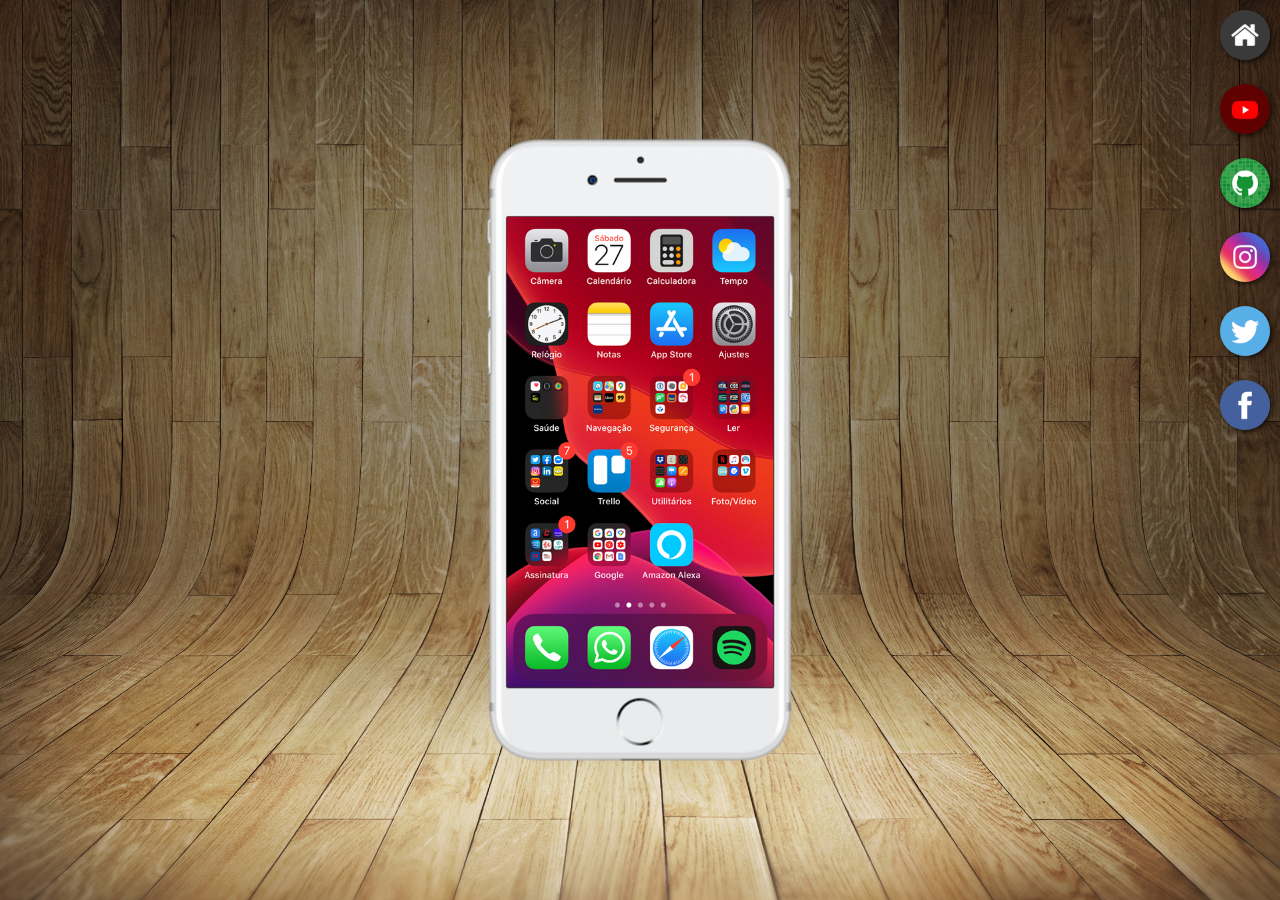
<file: index.html>
<!DOCTYPE html>
<html lang="pt-br">
<head>
    <meta charset="UTF-8">
    <meta name="viewport" content="width=device-width, initial-scale=1.0">
    <title>Projeto social</title>
    <link rel="shortcut icon" href="favicon.ico" type="image/x-icon">
    <link rel="stylesheet" href="Estilo/style.css">
</head>
<body>
    <main>
        <section id="telefone">
            <iframe src="home.html" name="tela" id="tela" frameborder="0"></iframe>
           
        </section>
        <section id="redes-sociais">
            <a href="home.html" target="tela"><img src="imagens/logo-home.jpg" alt=""></a><br>
            <a href="Youtube.html" target="tela"><img src="imagens/logo-youtube.jpg" alt=""></a><br>
            <a href="github.html" target="tela"><img src="imagens/logo-github.jpg" alt=""></a><br>
            <a href="instragram.html" target="tela"><img src="imagens/logo-instagram.jpg" alt=""></a><br>
            <a href="twitter.html" target="tela"><img src="imagens/logo-twitter.jpg" alt=""></a><br>
            <a href="facebook.html" target="tela"><img src="imagens/logo-facebook.jpg" alt=""></a>

        </section>
    </main>
    
</body>
</html>
</file>
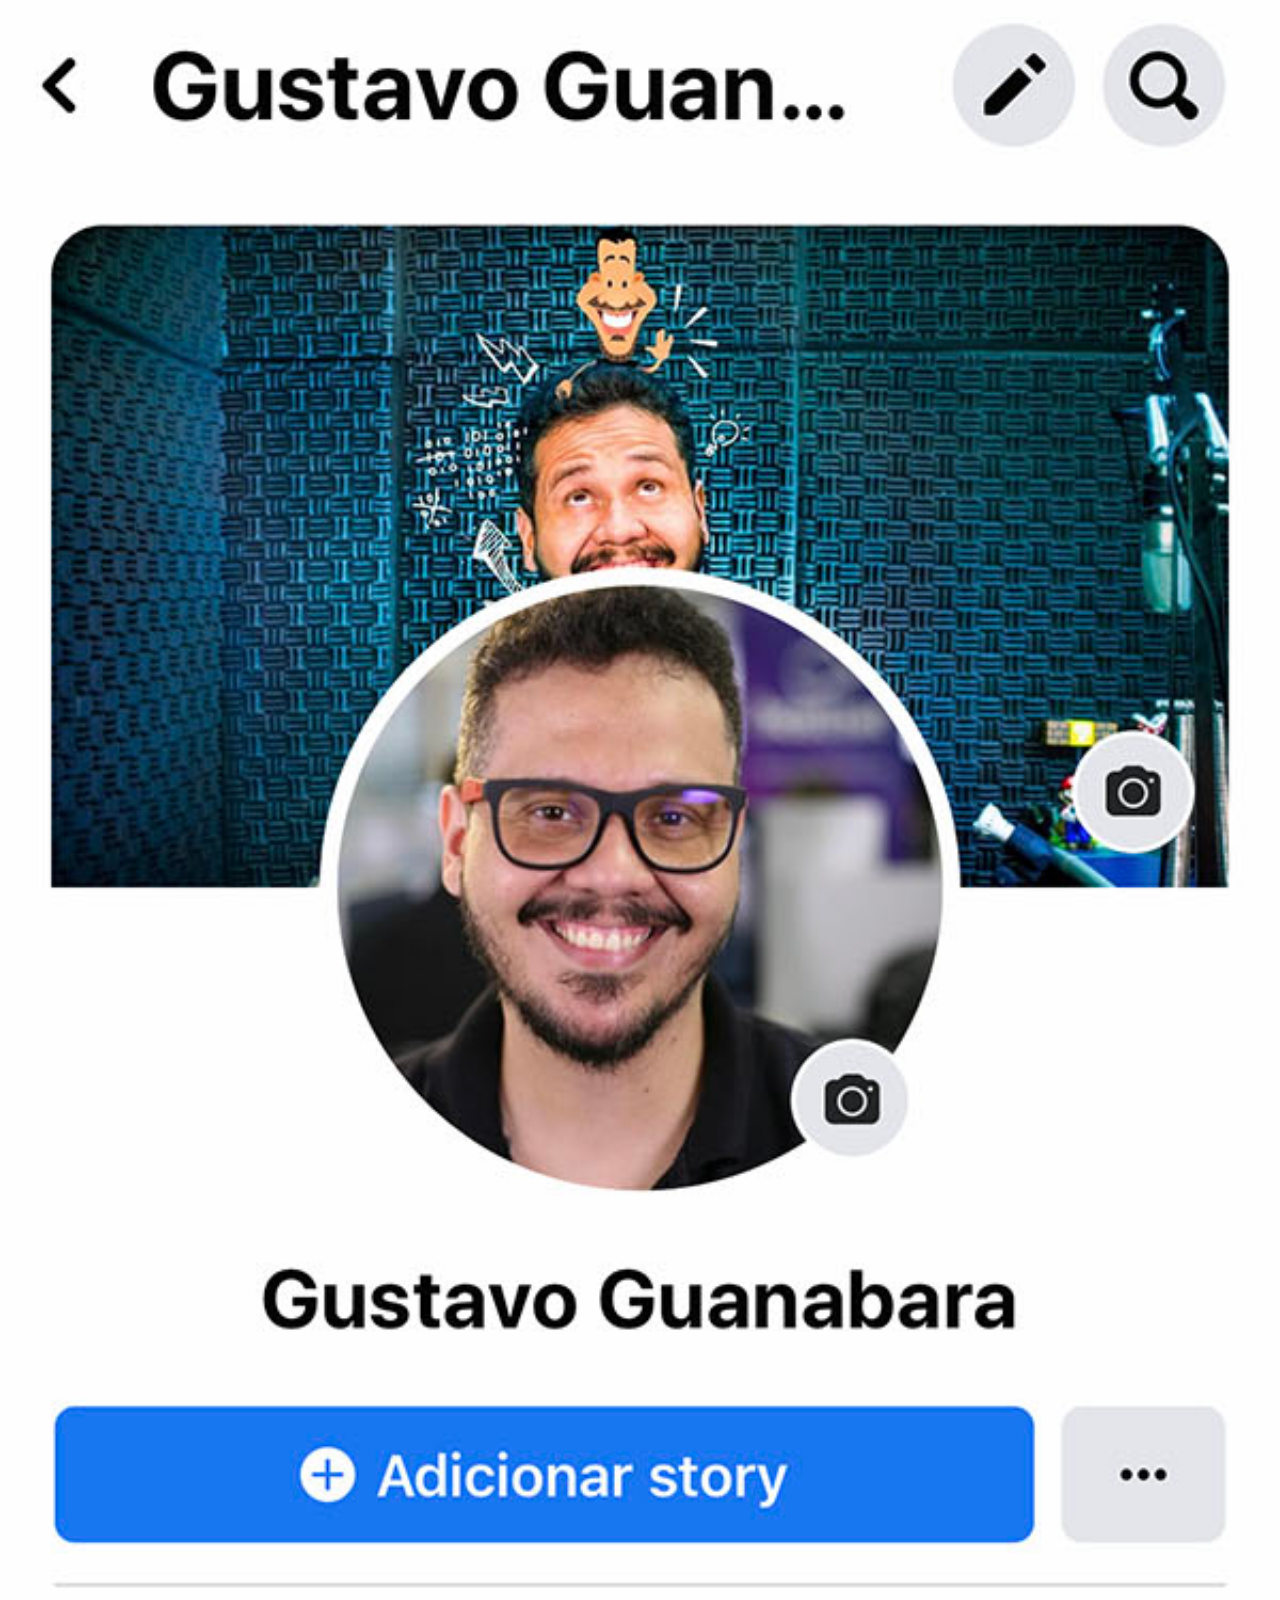
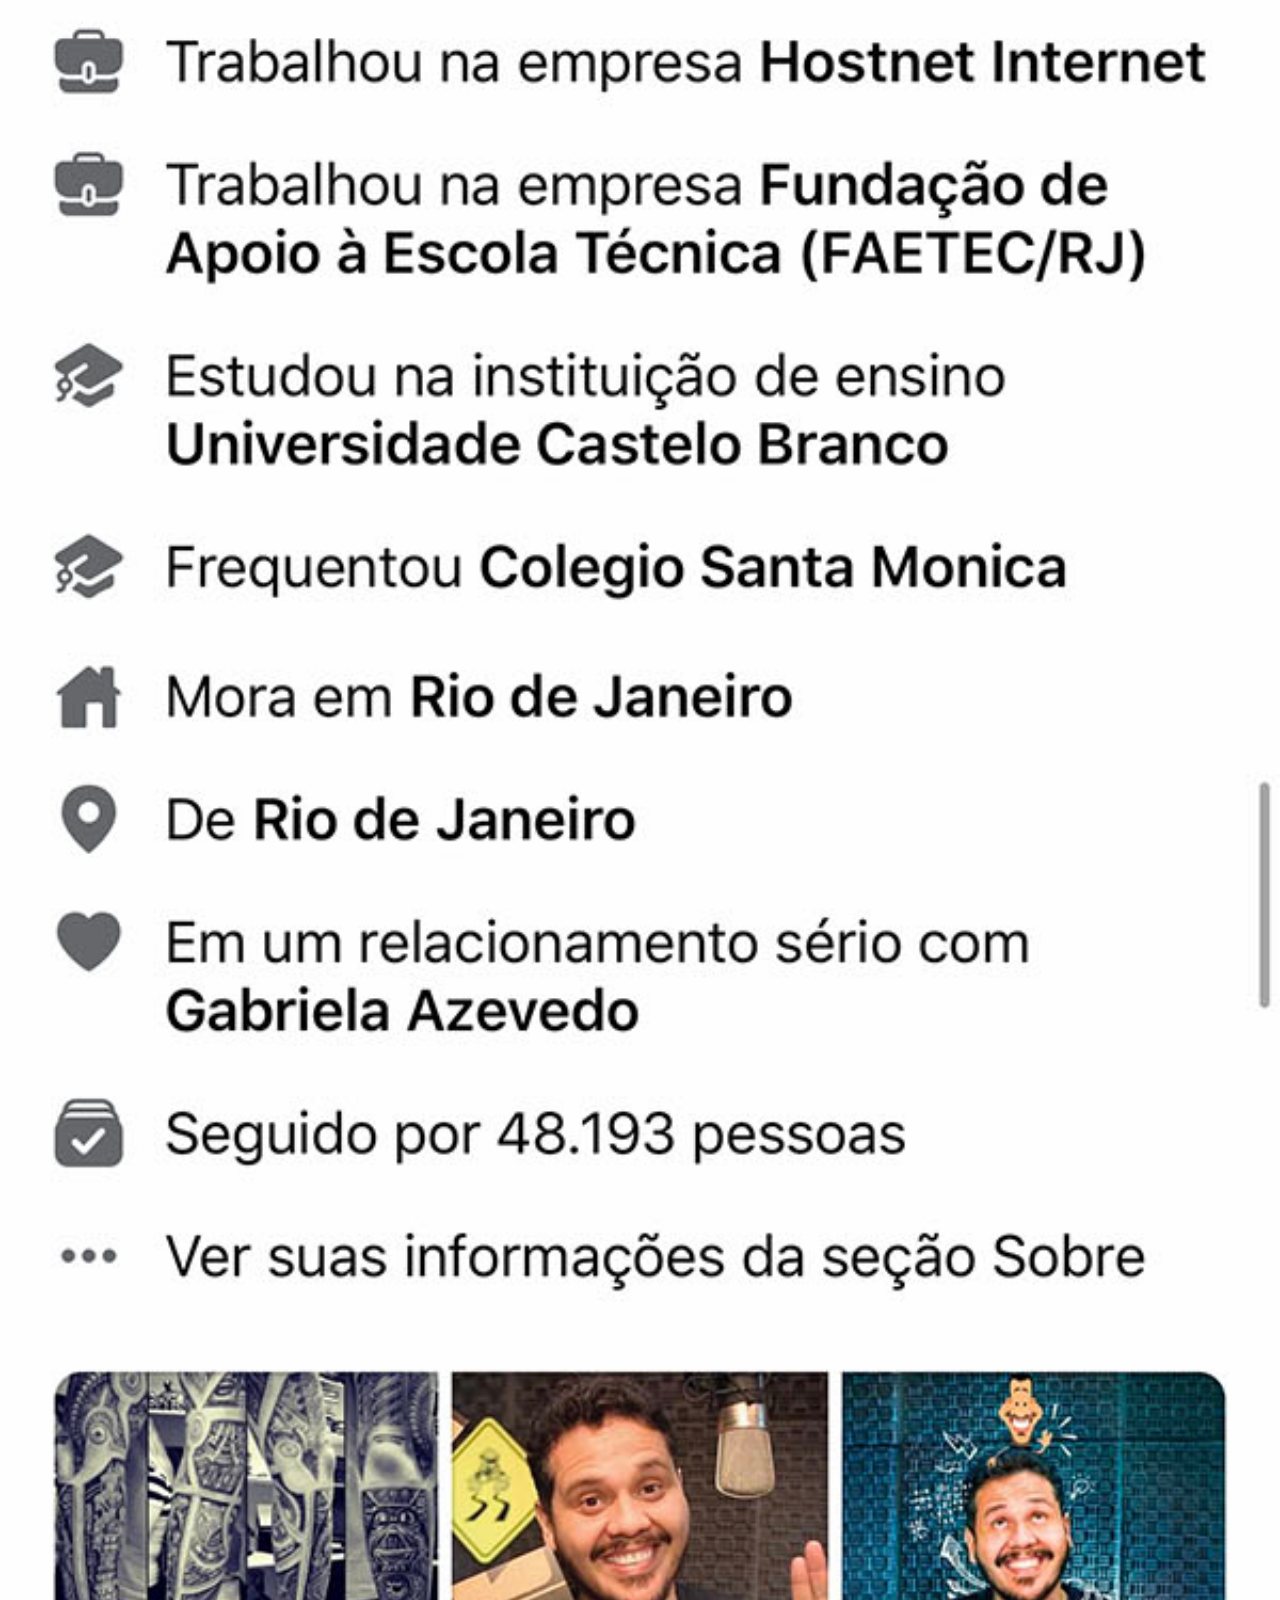
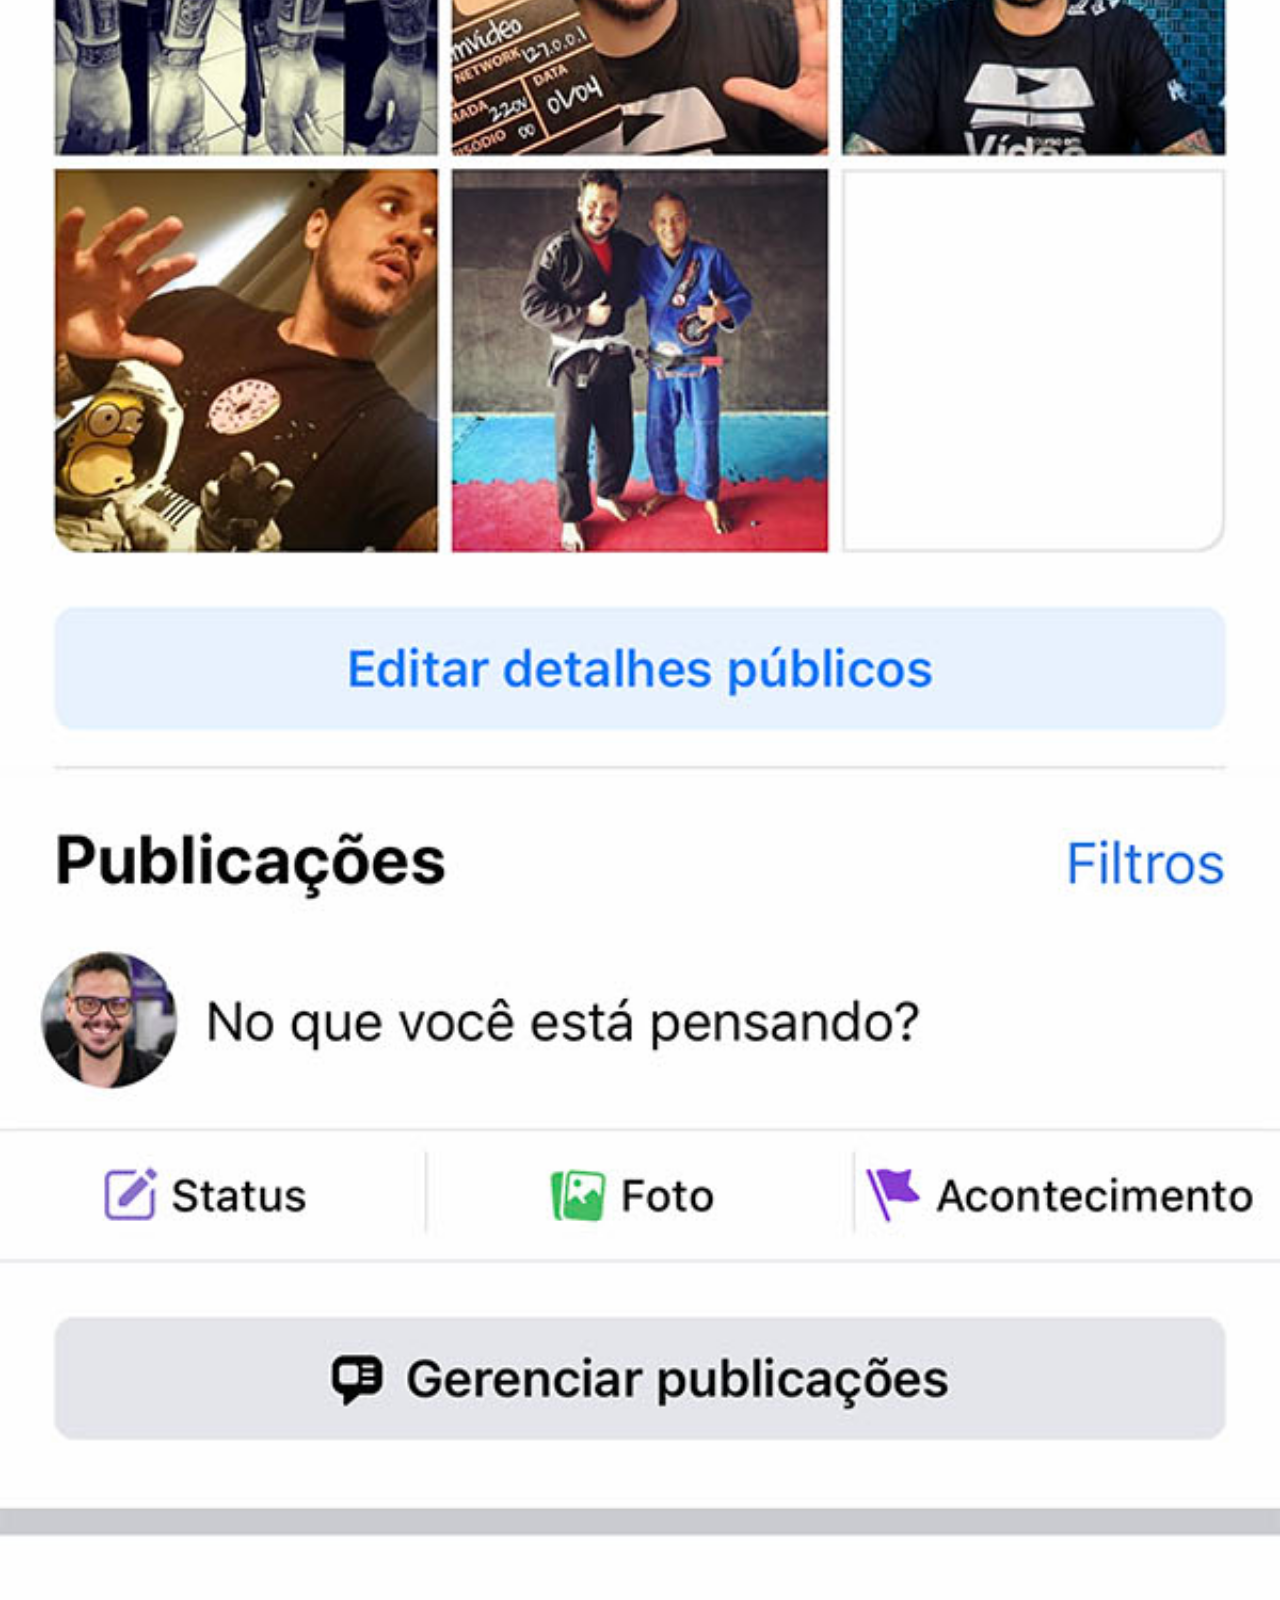
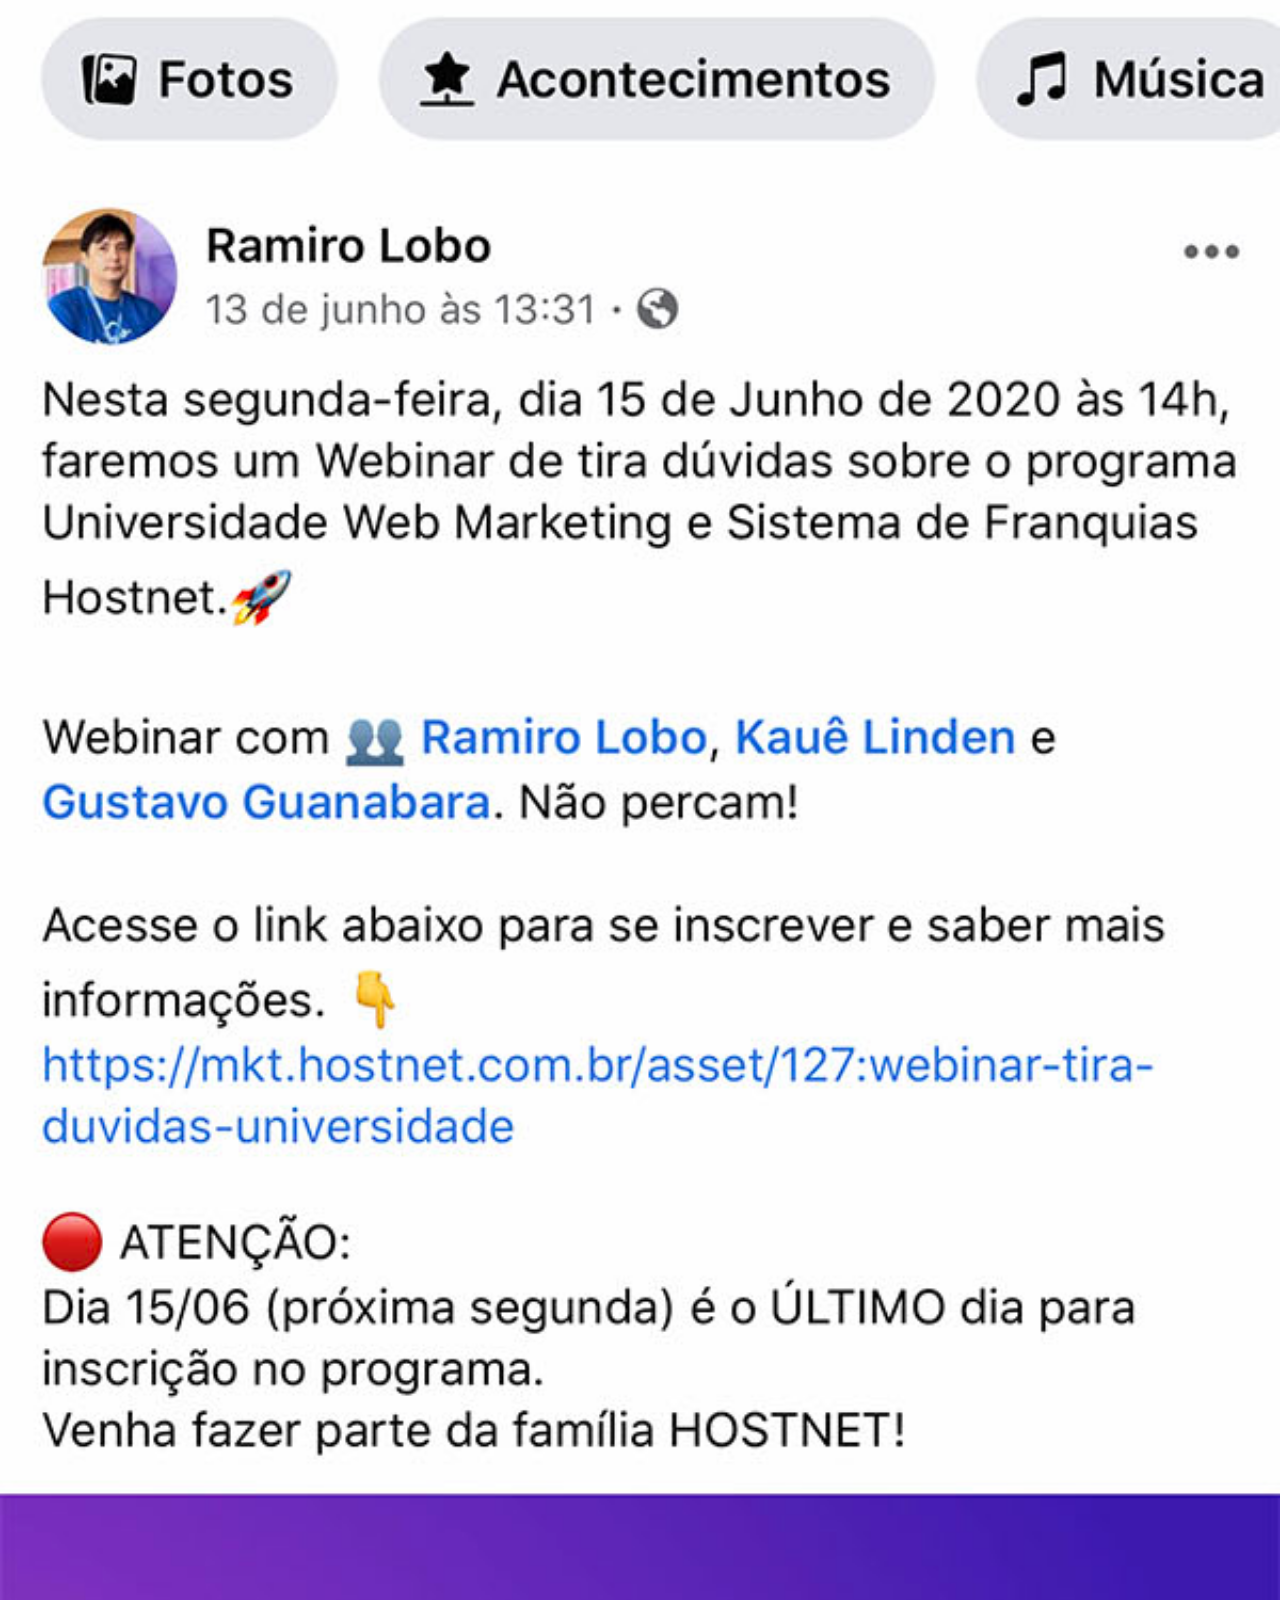
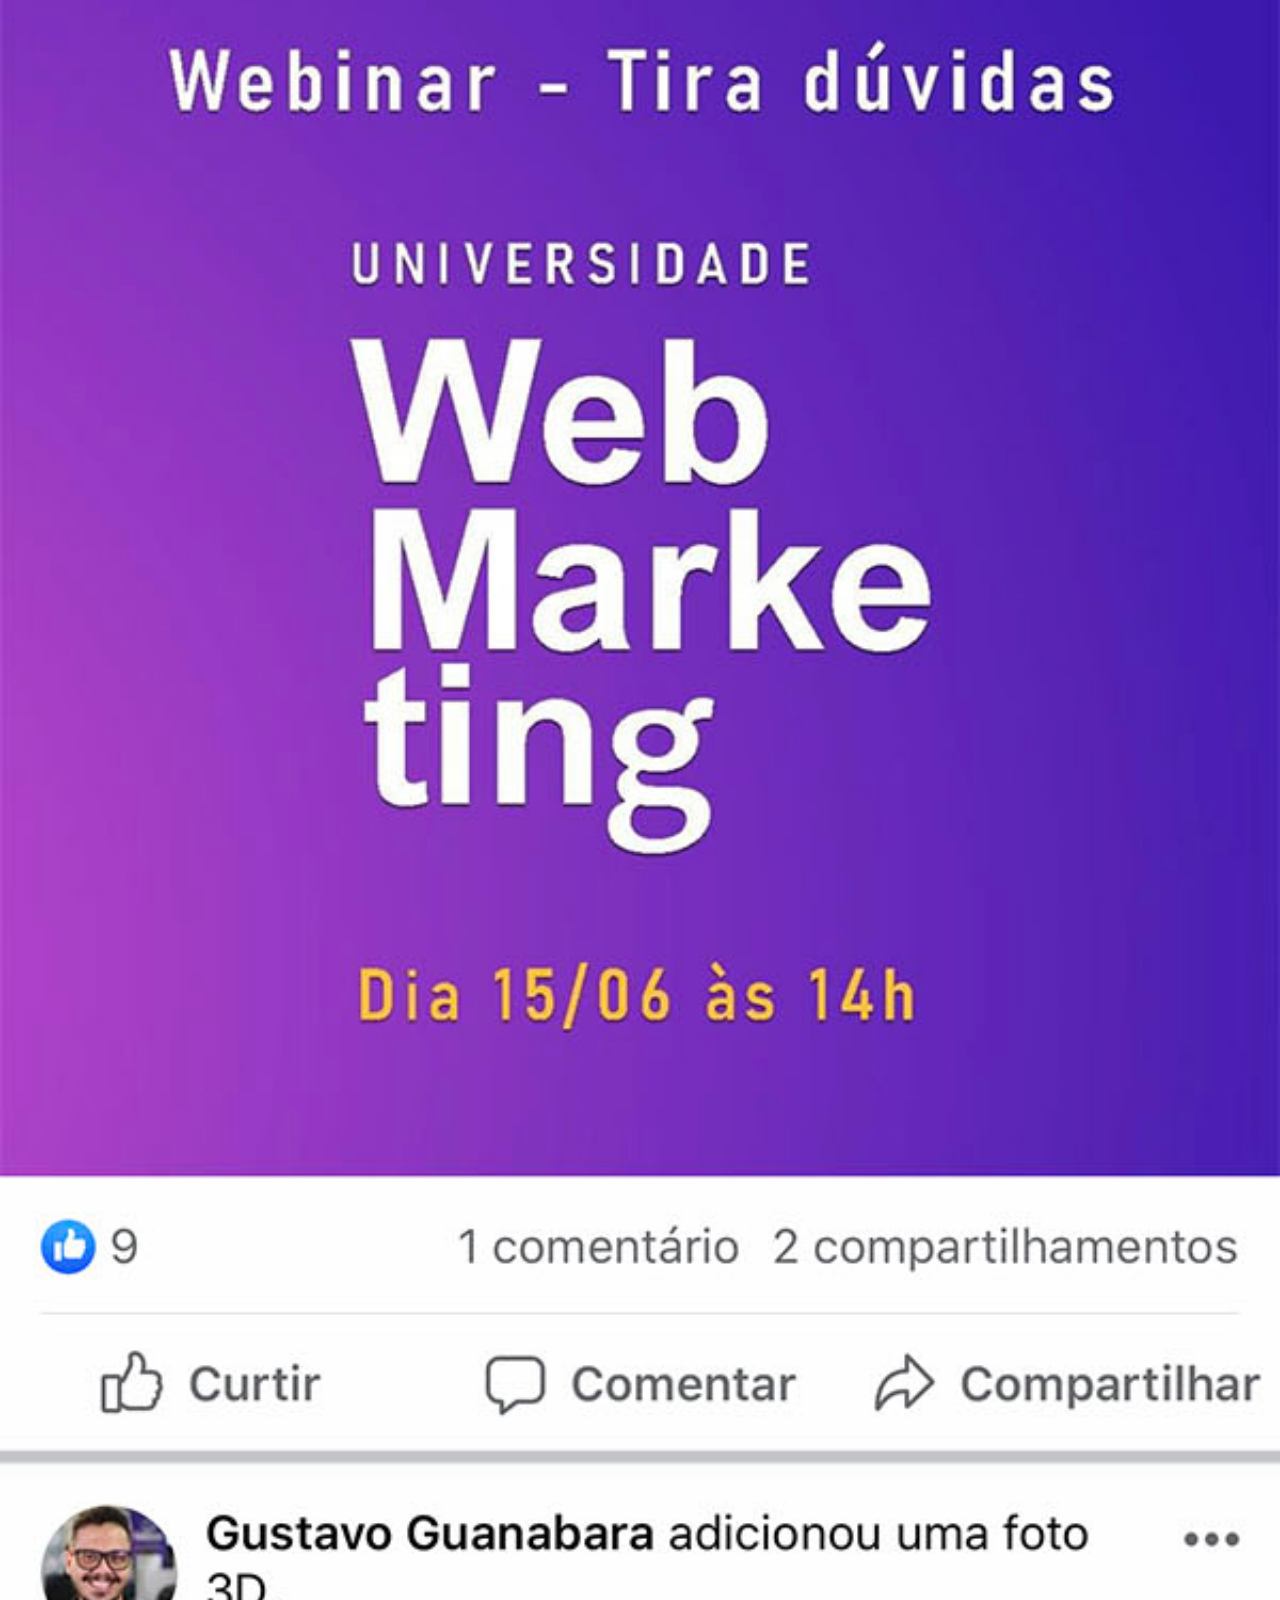
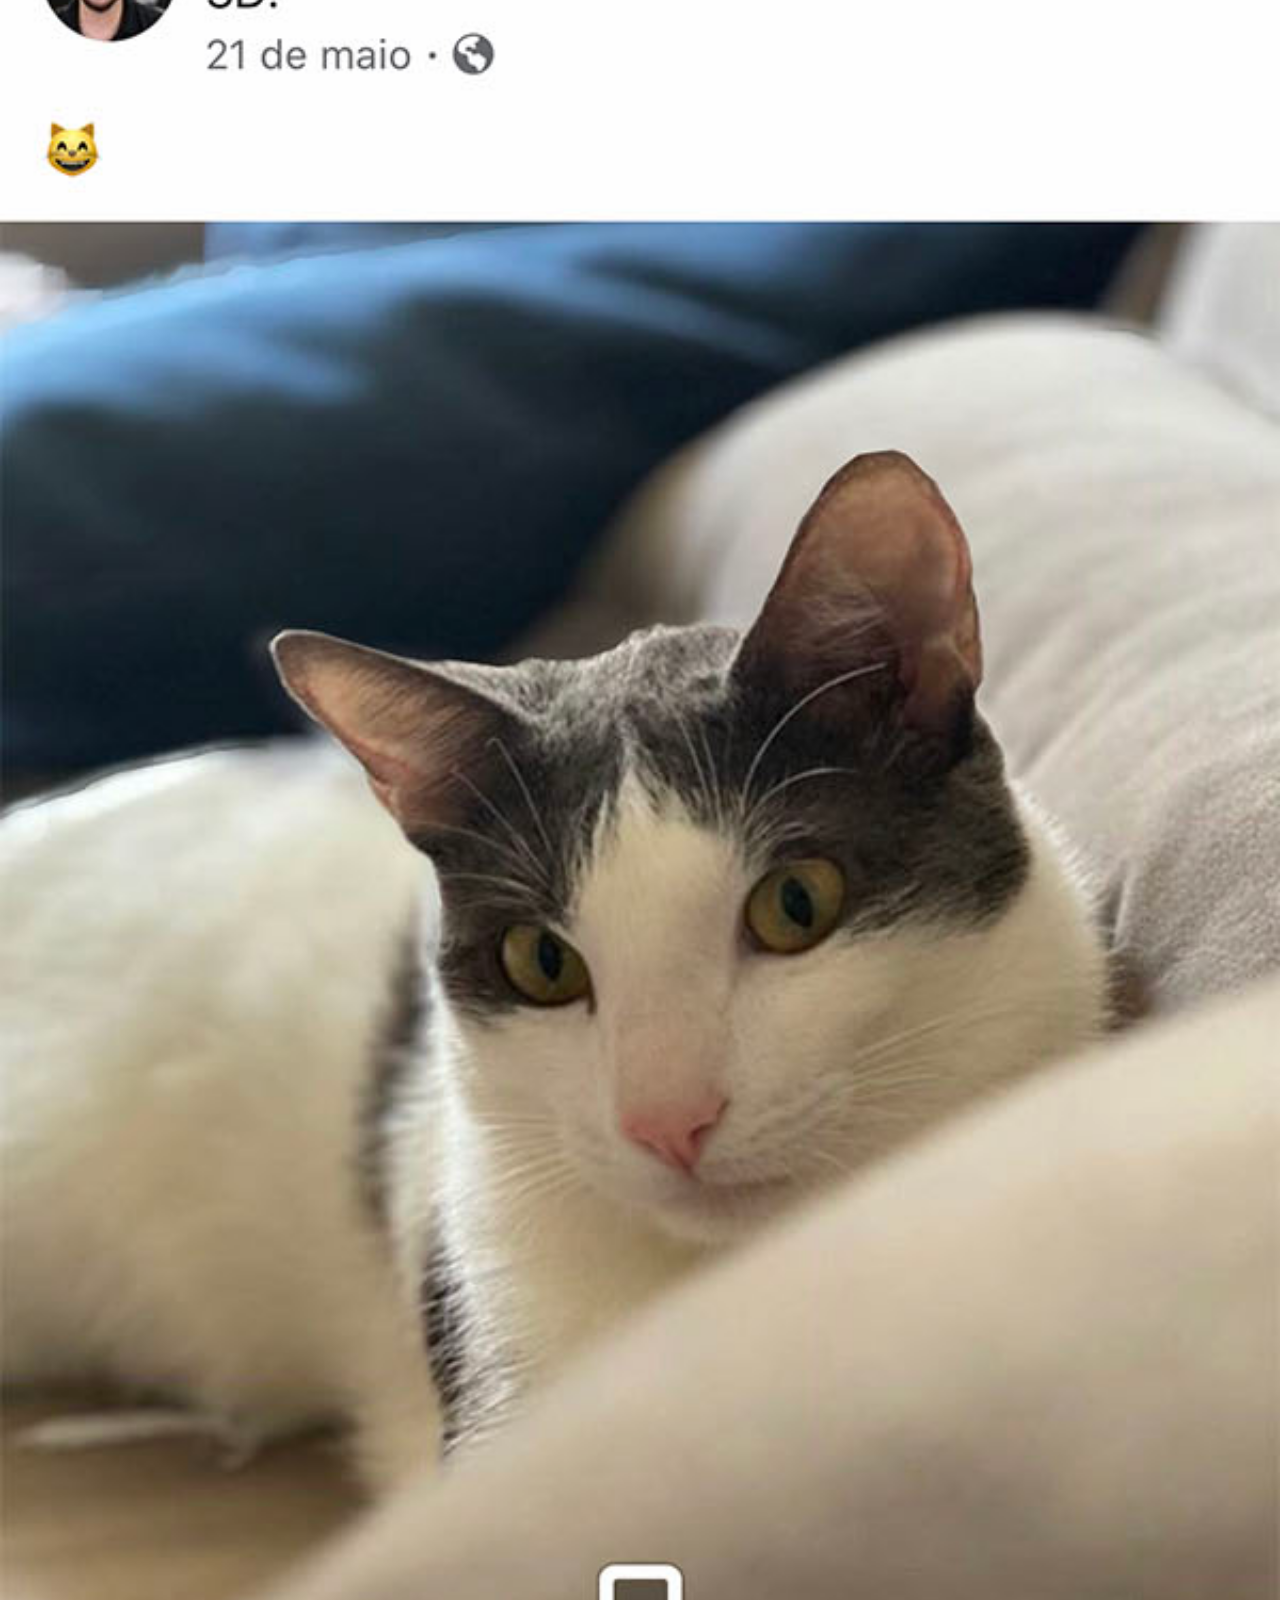
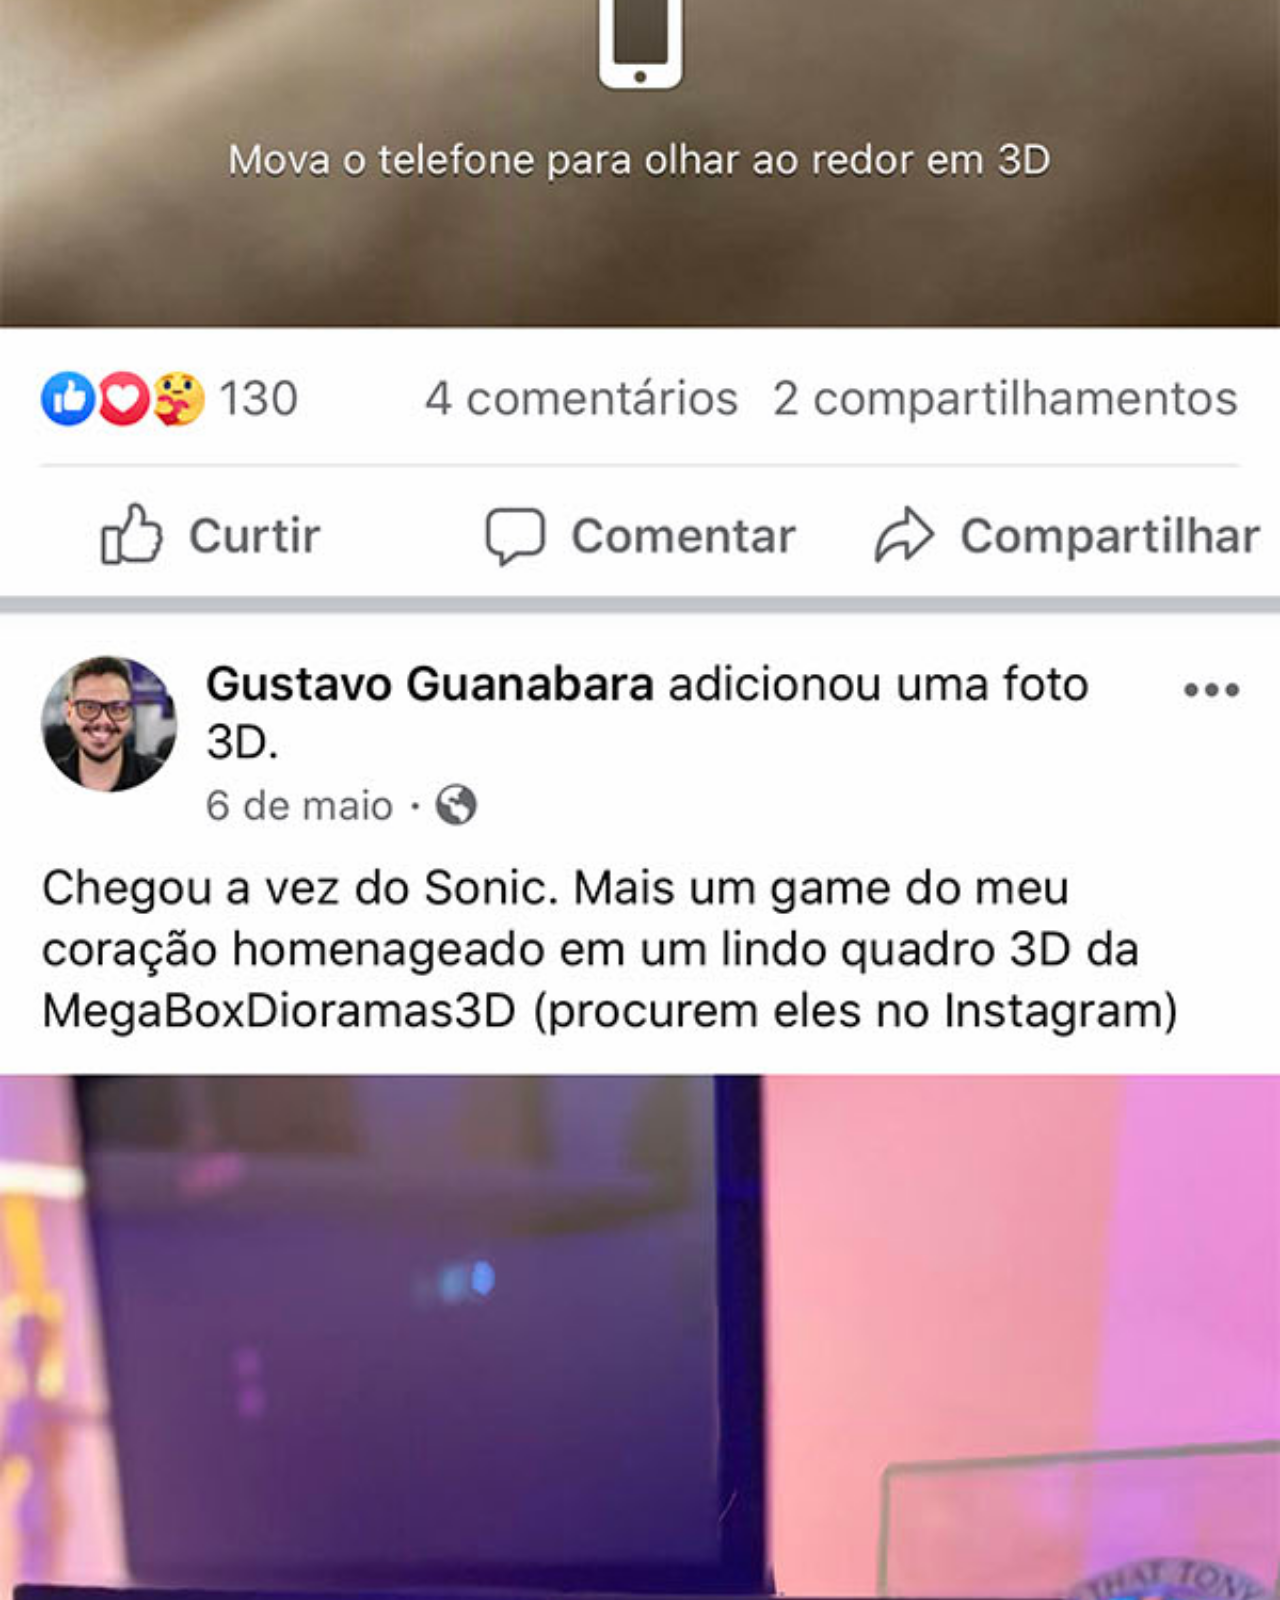
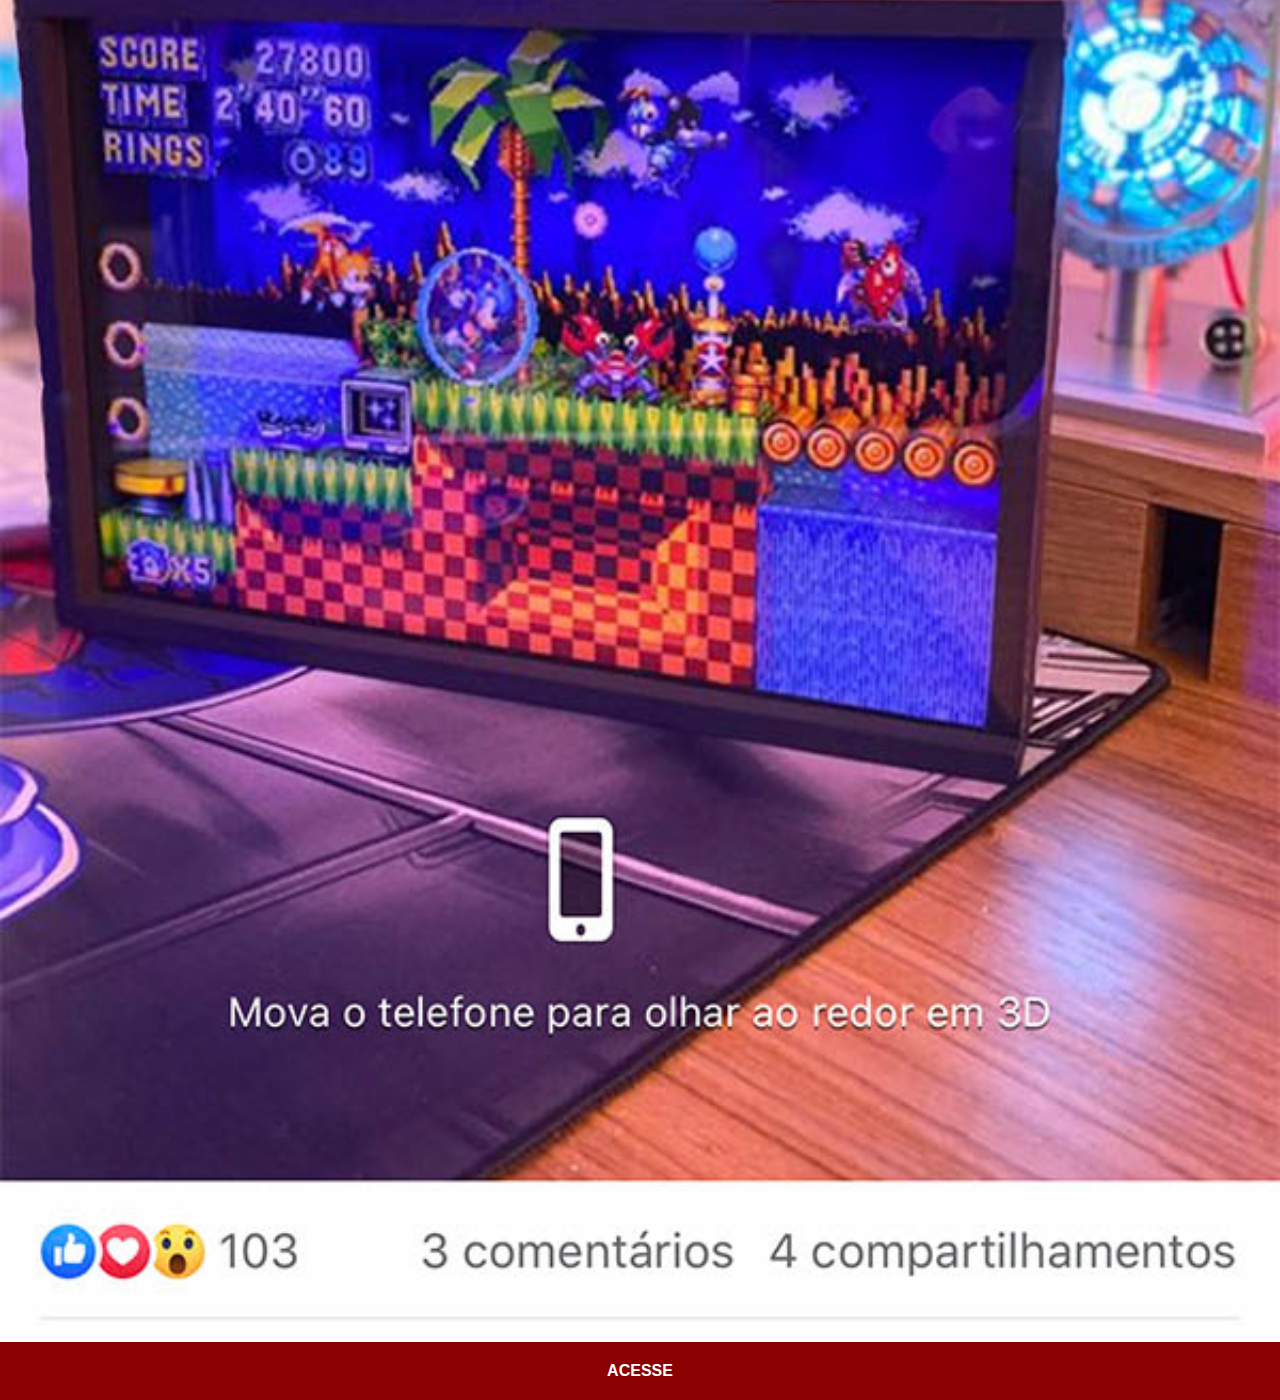
<file: facebook.html>
<!DOCTYPE html>
<html lang="en">
<head>
    <meta charset="UTF-8">
    <meta name="viewport" content="width=device-width, initial-scale=1.0">
    <title>Document</title>
    <link rel="stylesheet" href="Estilo/social.css">
</head>
<body>
    <img src="imagens/tela-facebook.jpg" alt="facebook">
    <a href="https://www.facebook.com/gustavoguanabara/" target="_blank">ACESSE</a>
    
</body>
</html>
</file>
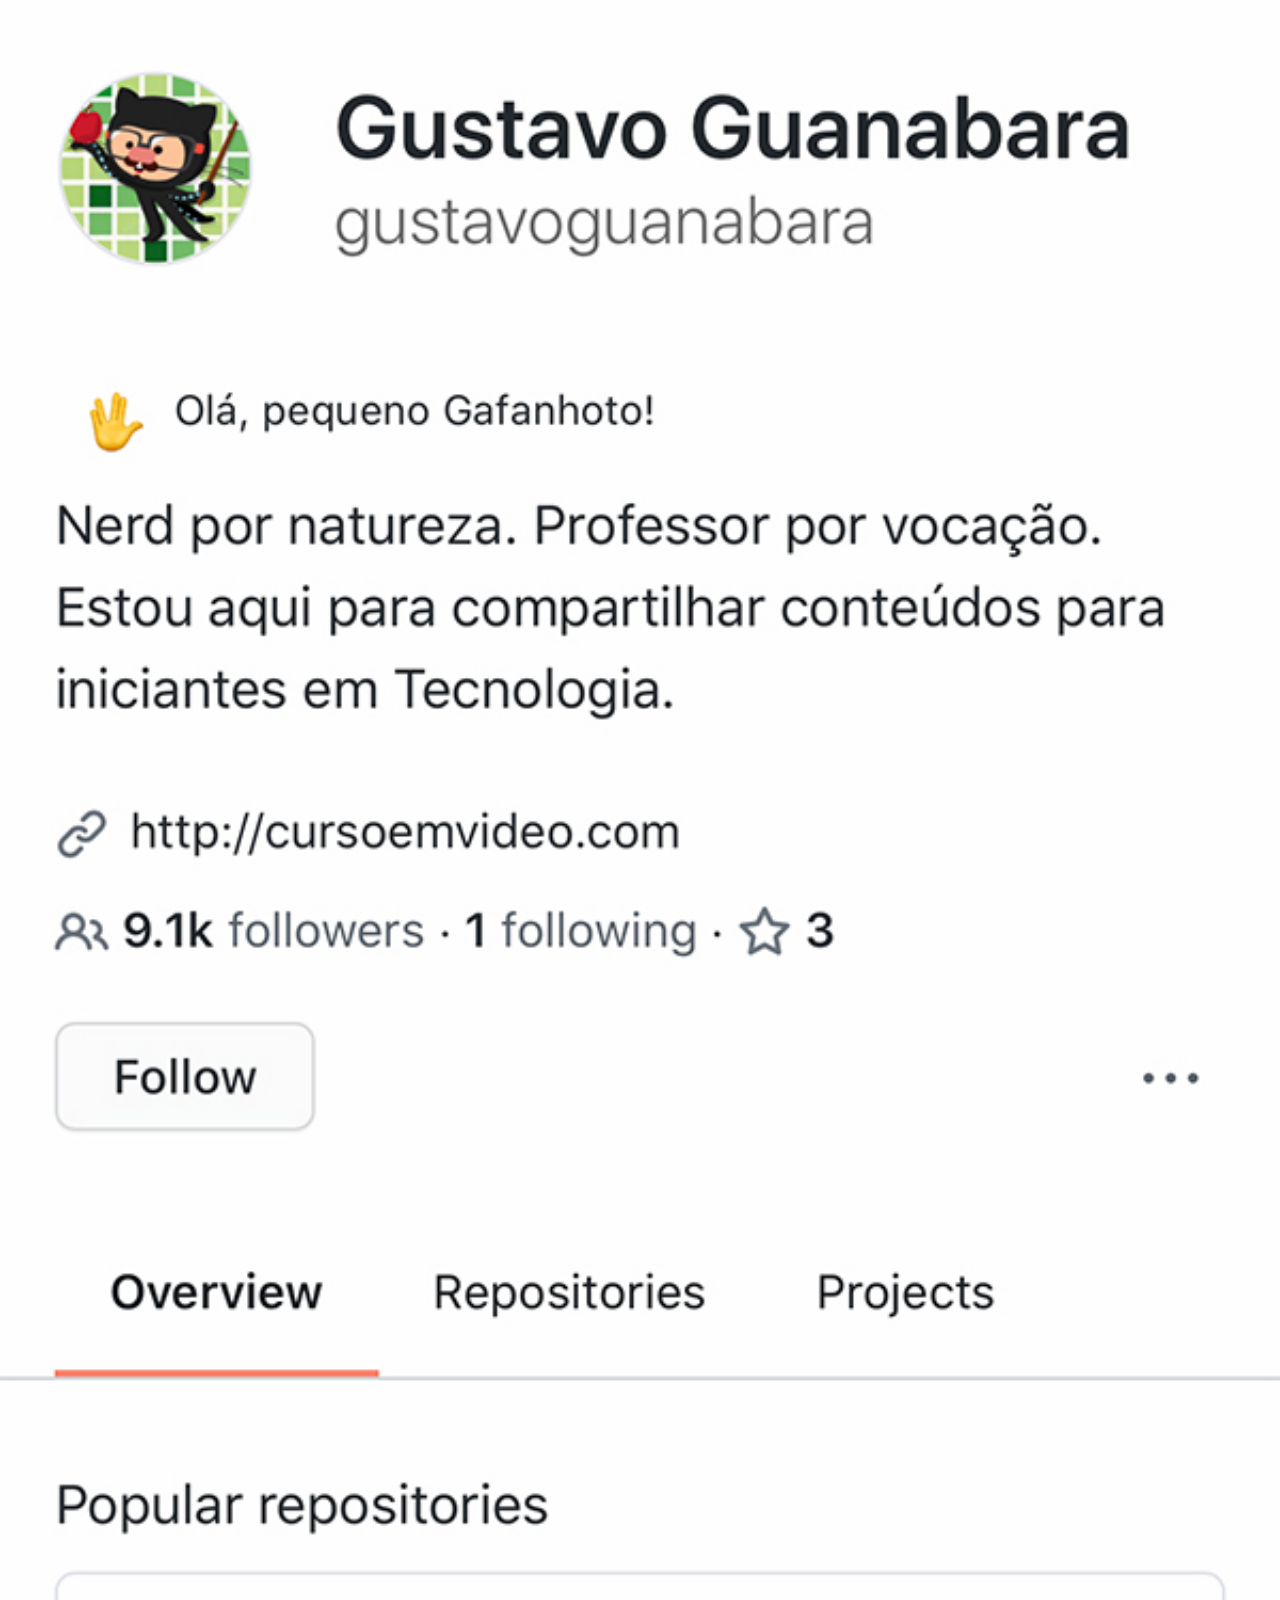
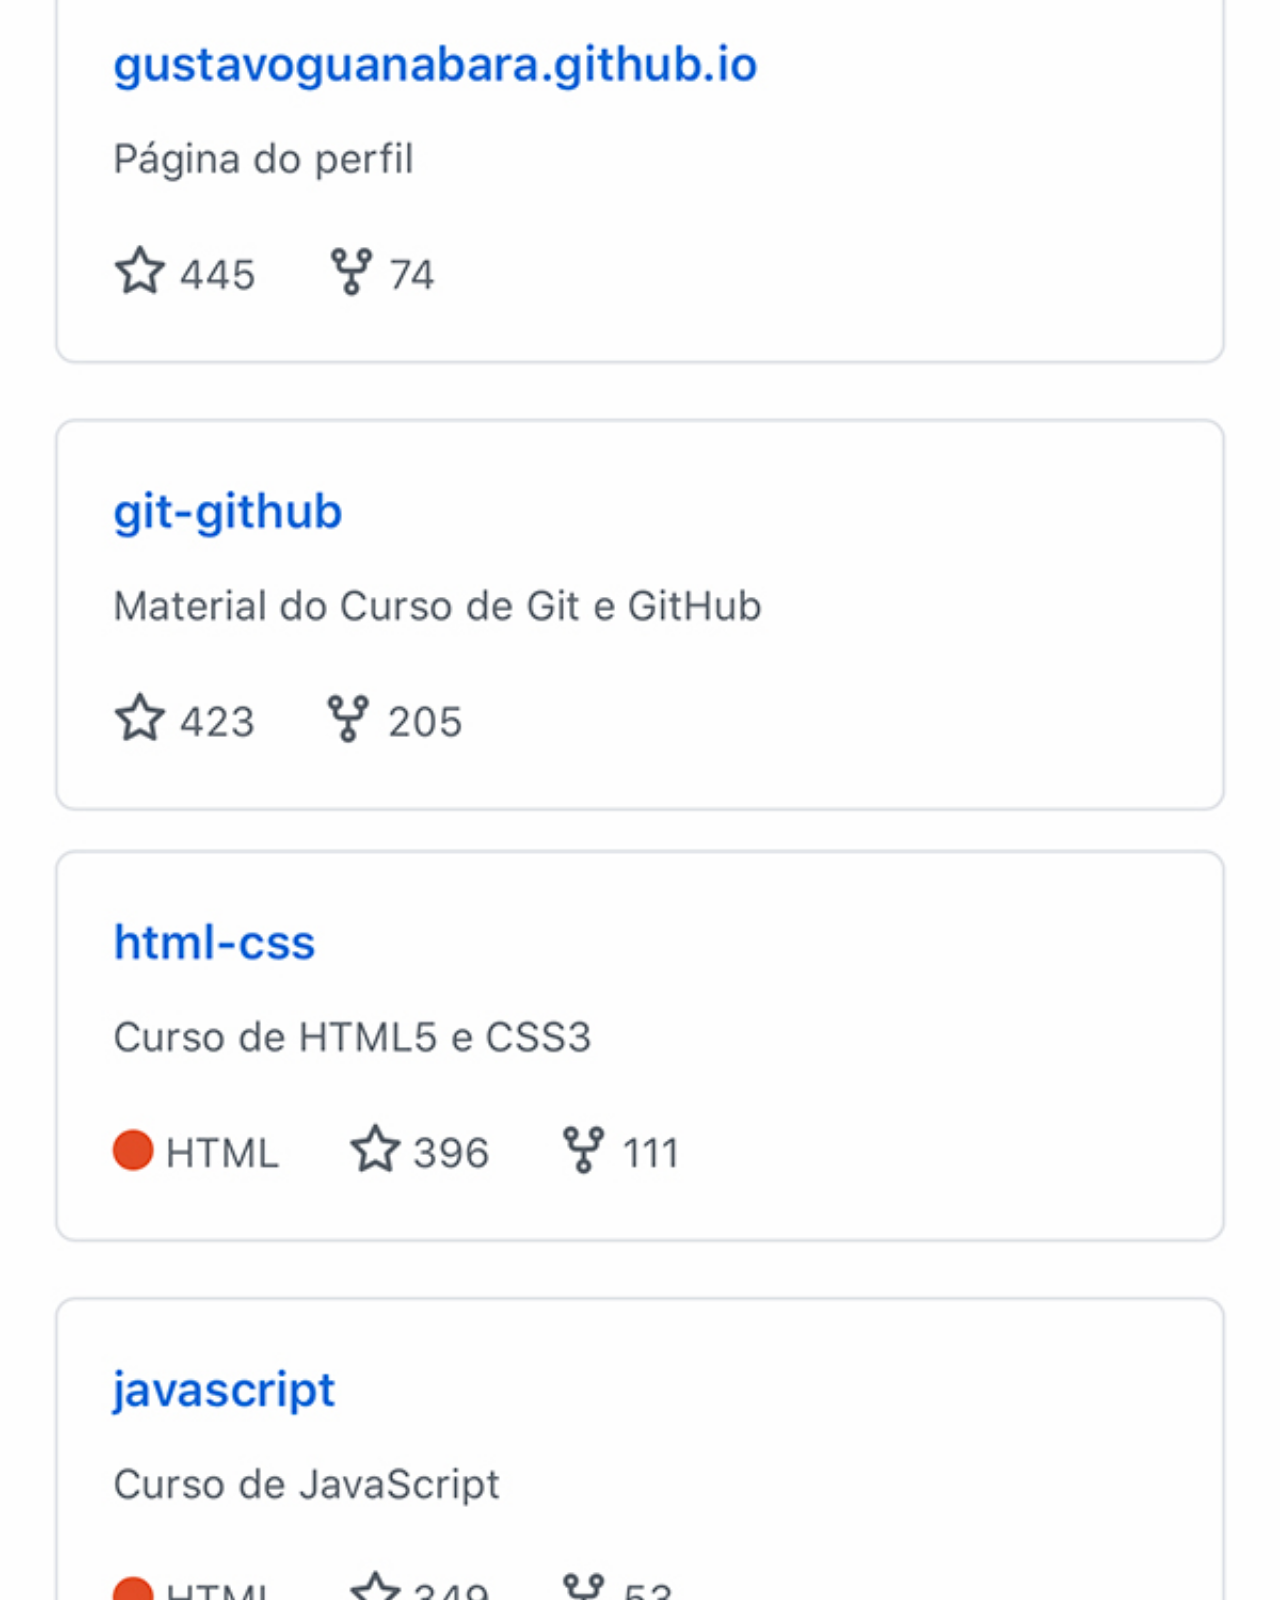
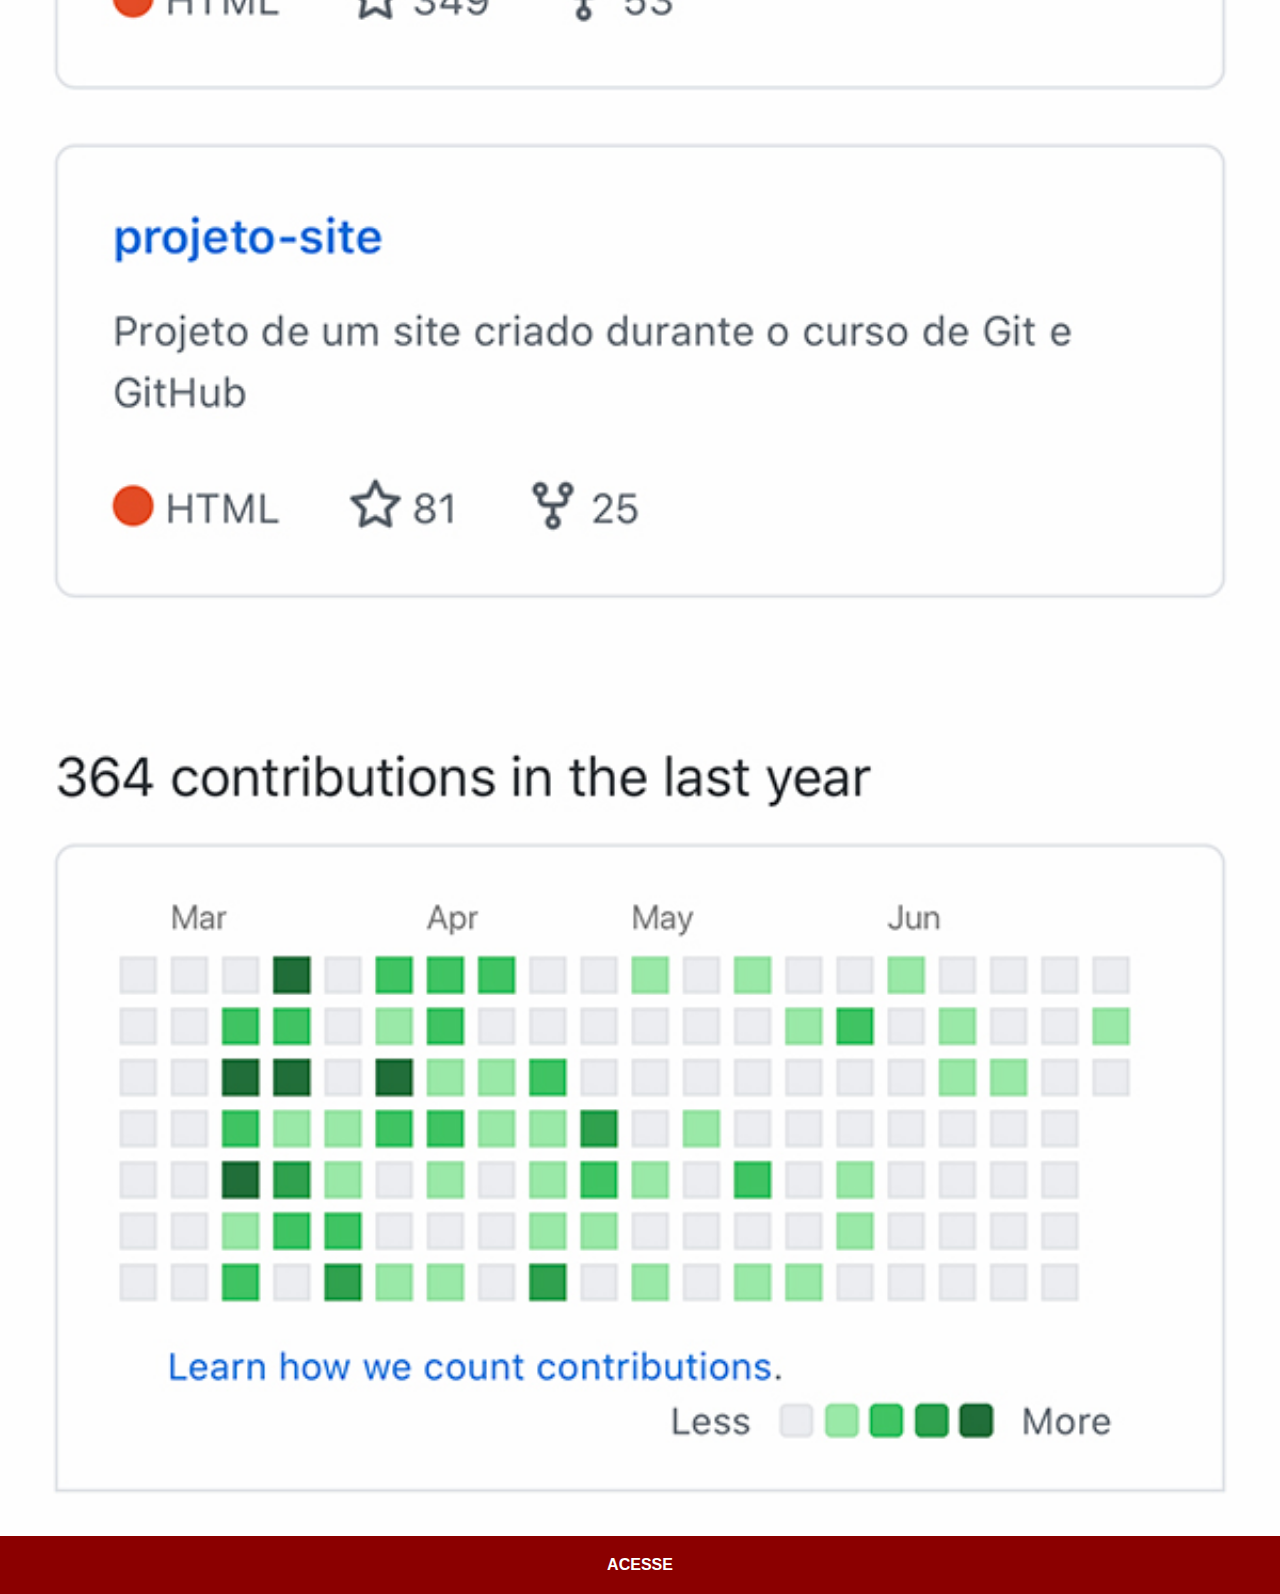
<file: github.html>
<!DOCTYPE html>
<html lang="en">
<head>
    <meta charset="UTF-8">
    <meta name="viewport" content="width=device-width, initial-scale=1.0">
    <title>Github</title>
    <link rel="stylesheet" href="Estilo/social.css">
</head>
<body>
    <img src="imagens/tela-github.jpg" alt="Github">
    <a href="https://gustavoguanabara.github.io/" target="_blank">ACESSE</a>
    
</body>
</html>
</file>
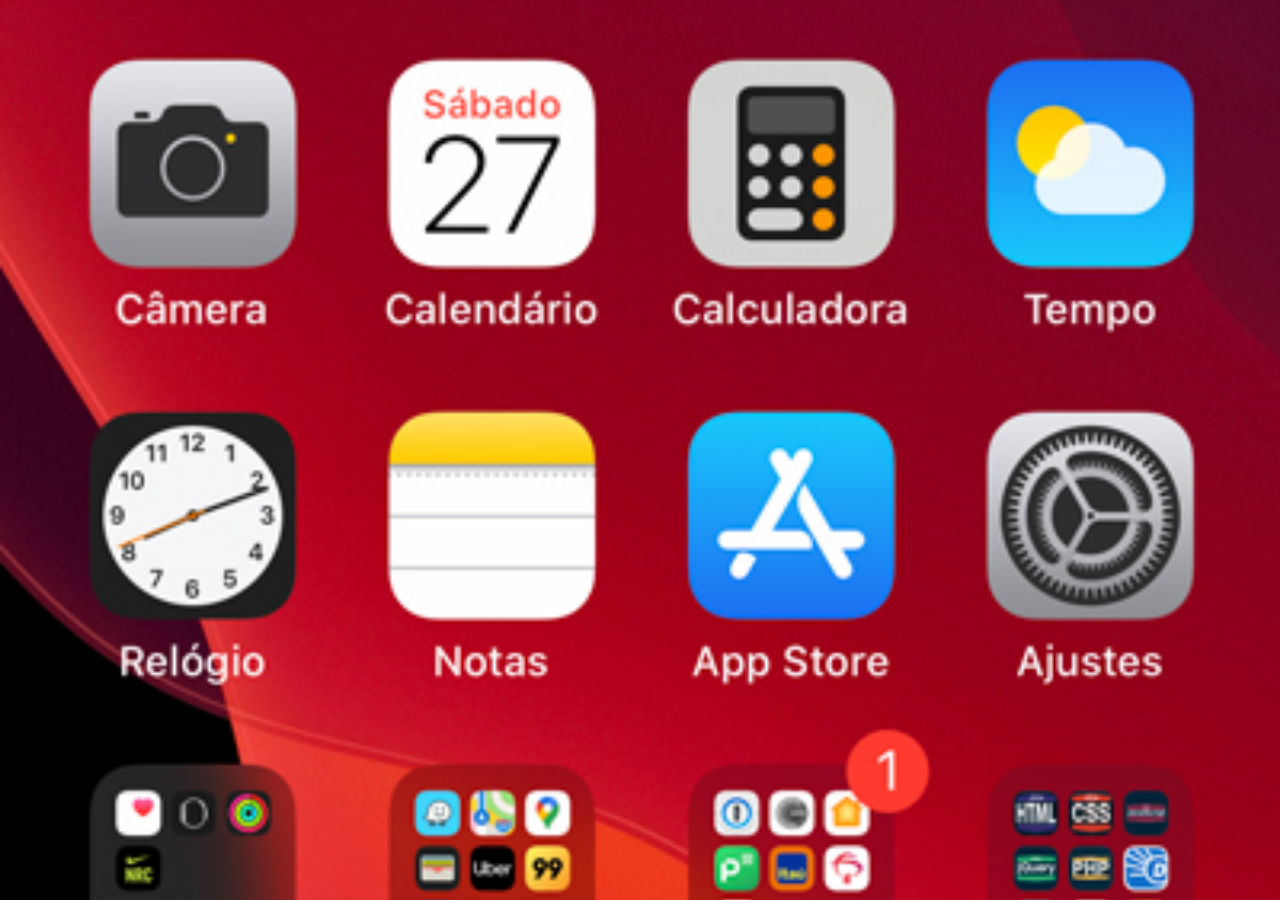
<file: home.html>
<!DOCTYPE html>
<html lang="en">
<head>
    <meta charset="UTF-8">
    <meta name="viewport" content="width=device-width, initial-scale=1.0">
    <title>home</title>
    <style>
        *{
            margin: 0px;
            padding: 0px;

        }
        body{
            width: 100vw;
            height: 100vh;
            background: black url('imagens/tela-home.jpg') no-repeat top center;
            background-size: cover;

        }
    </style>
</head>
<body>
    
</body>
</html>
</file>
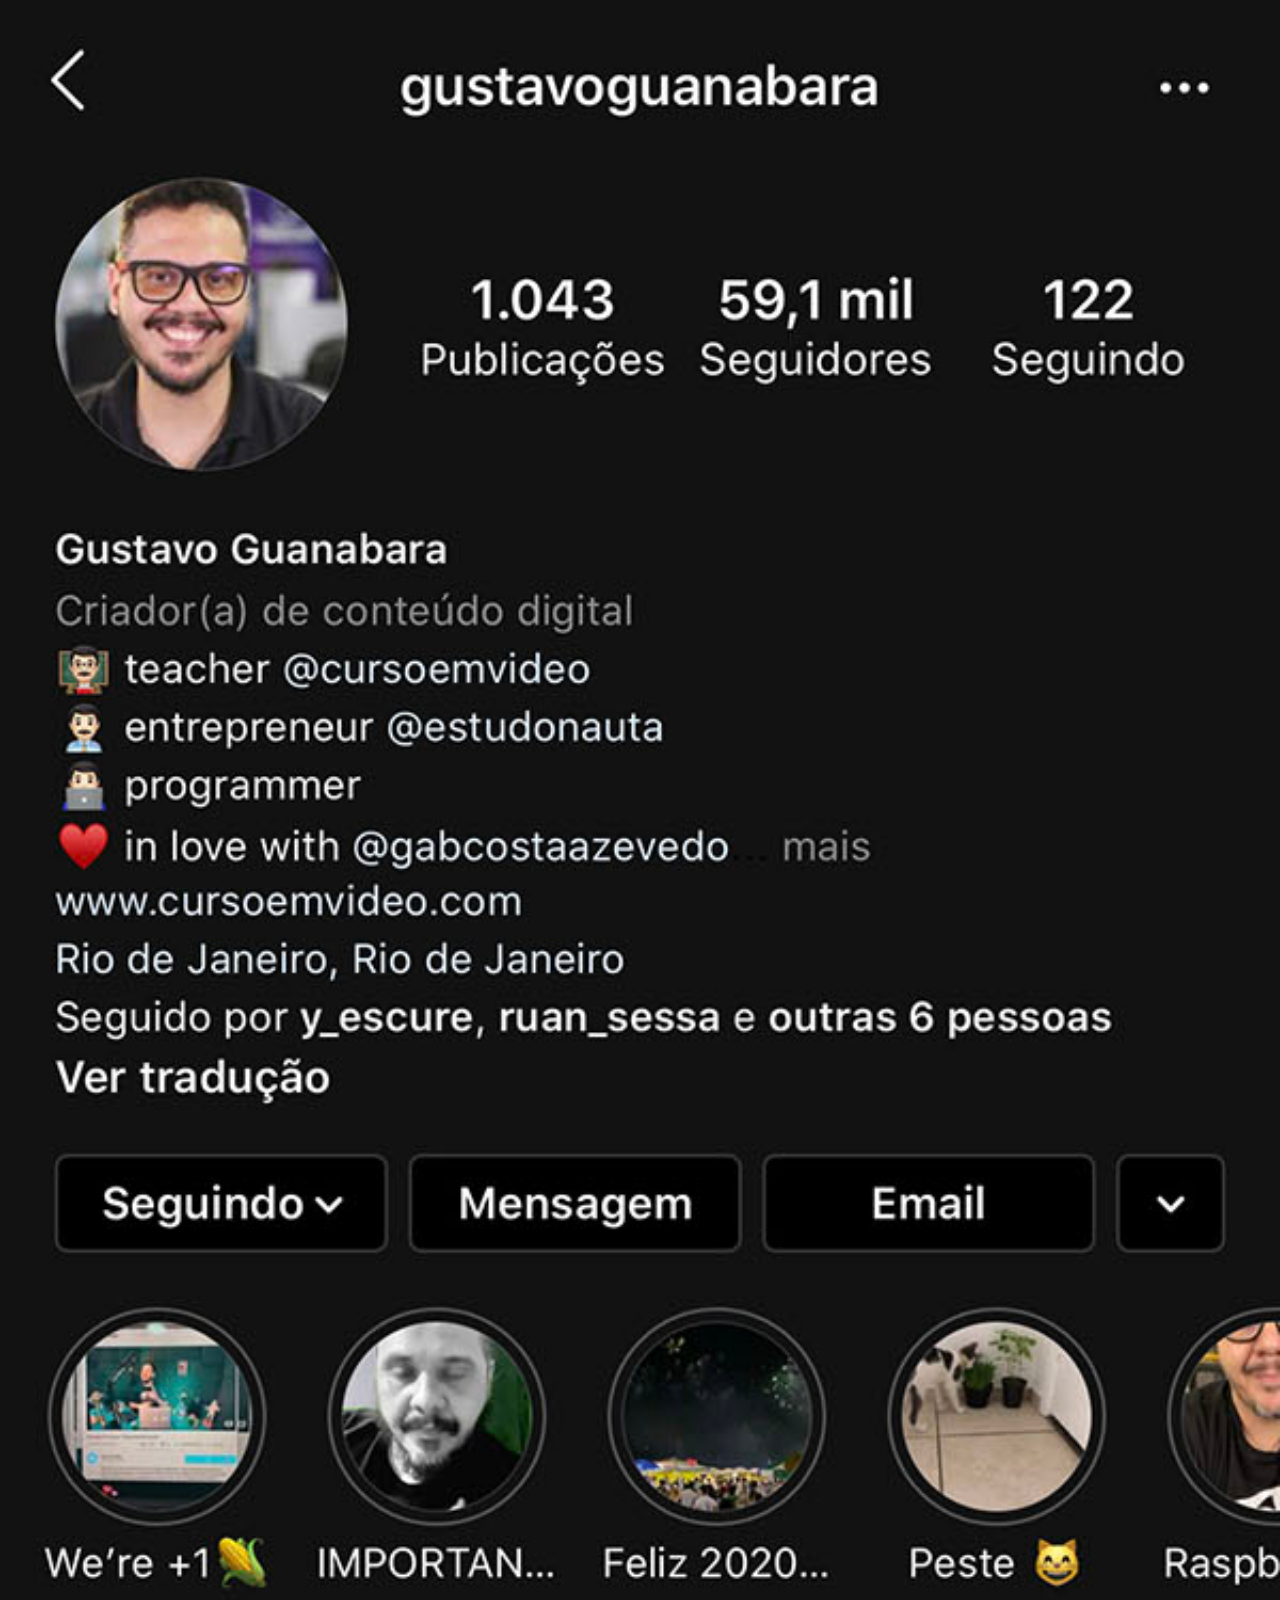
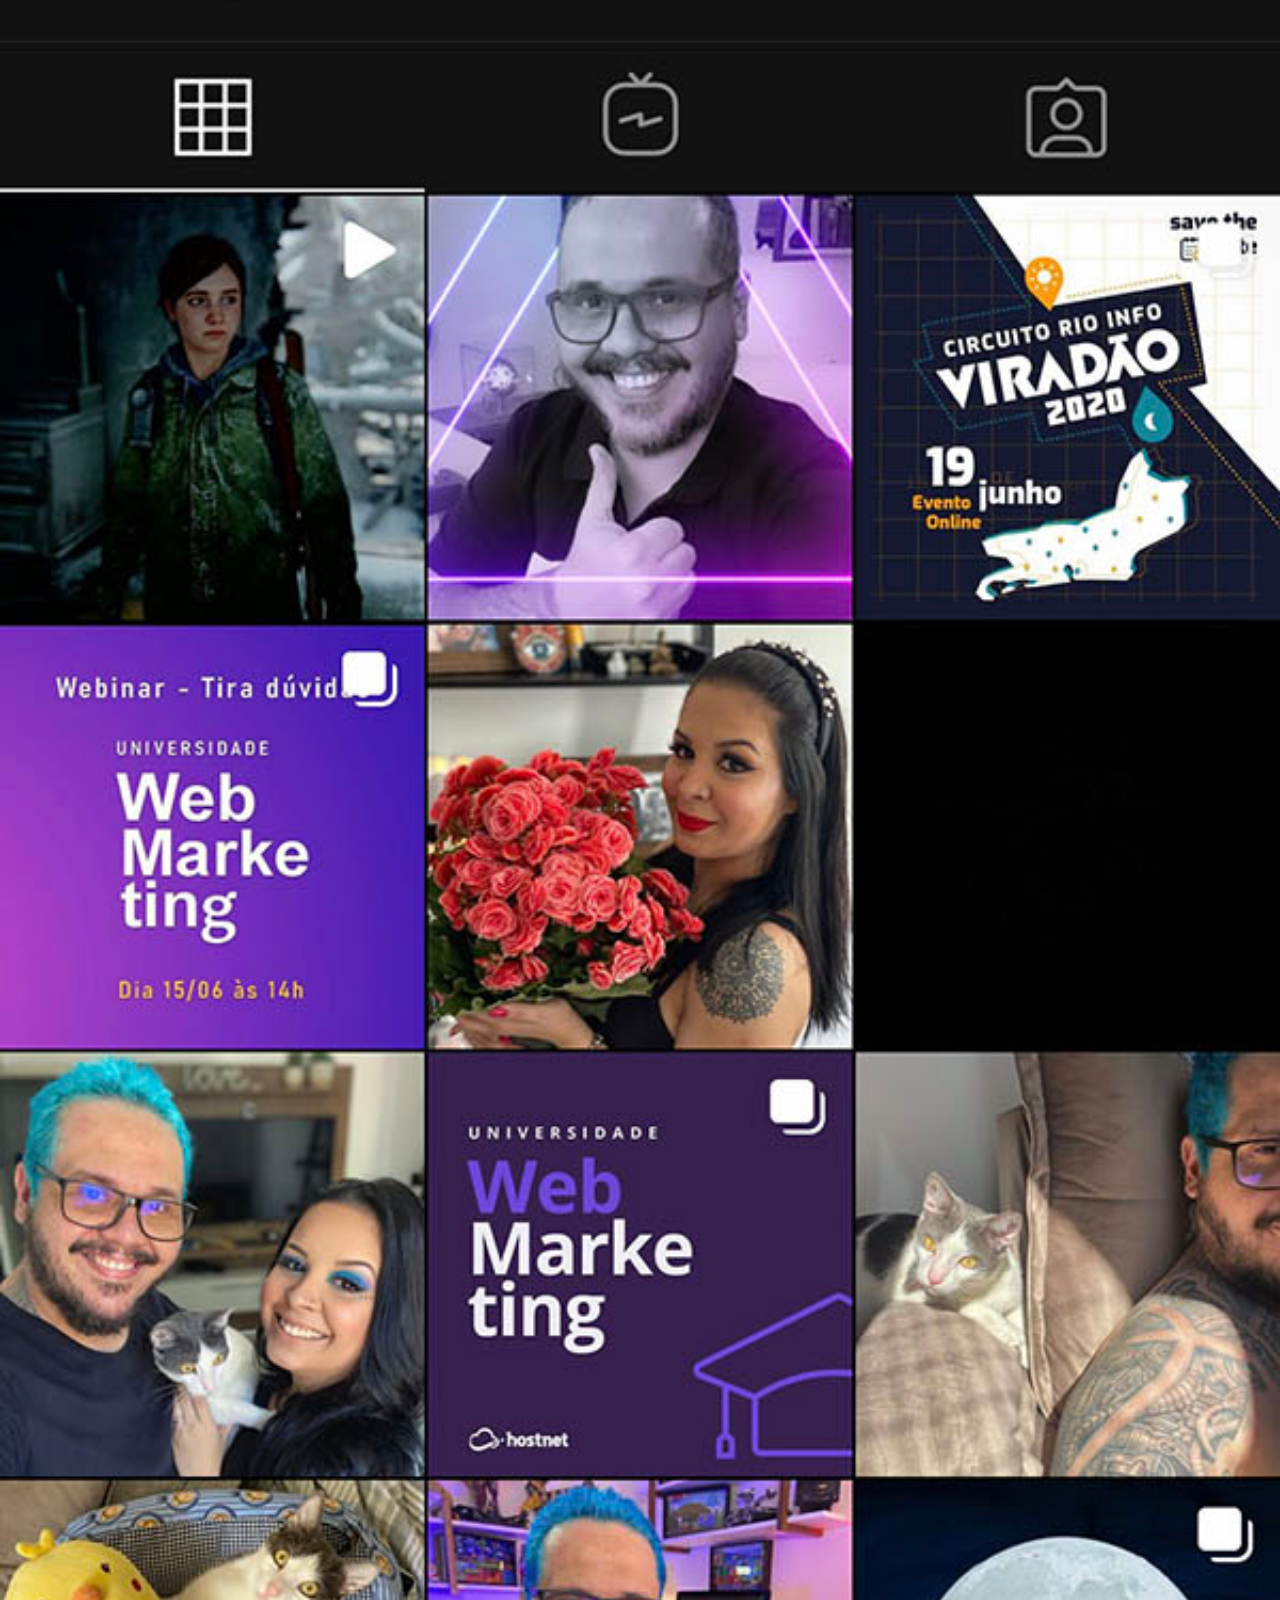
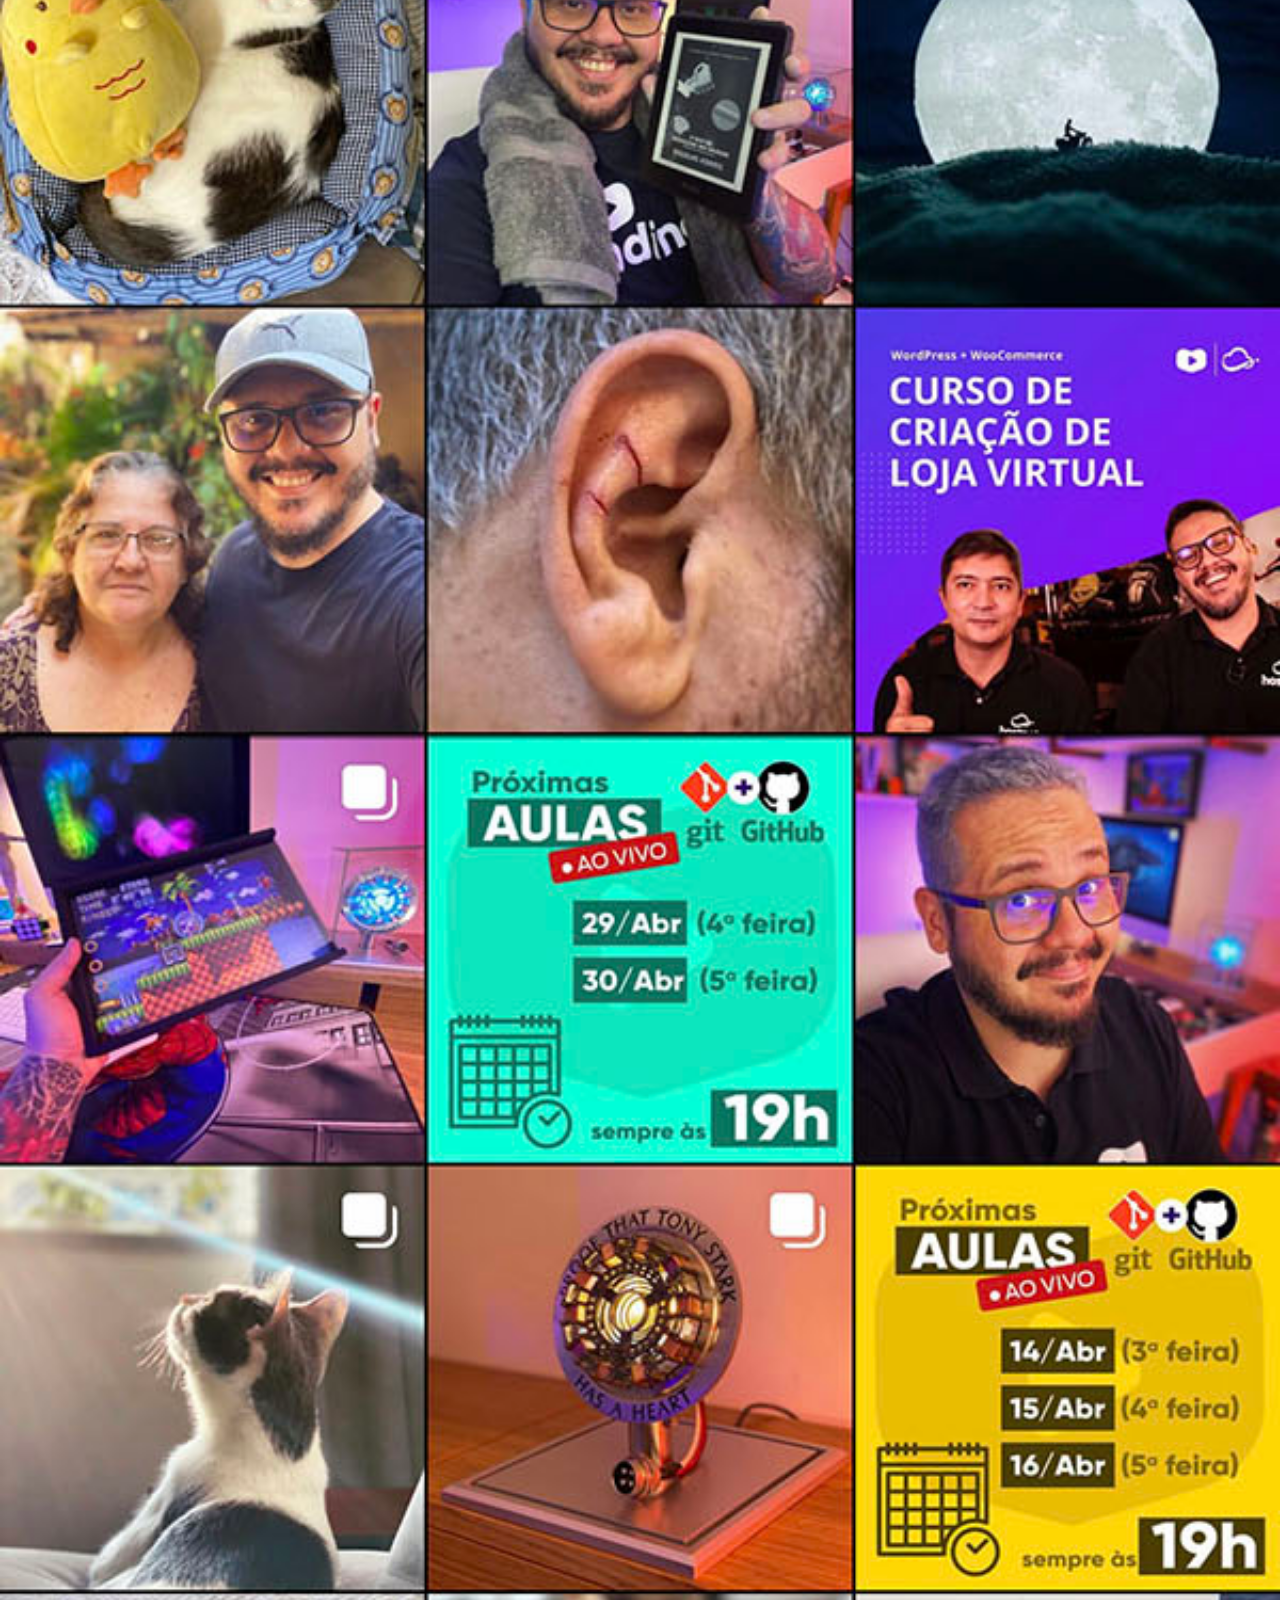
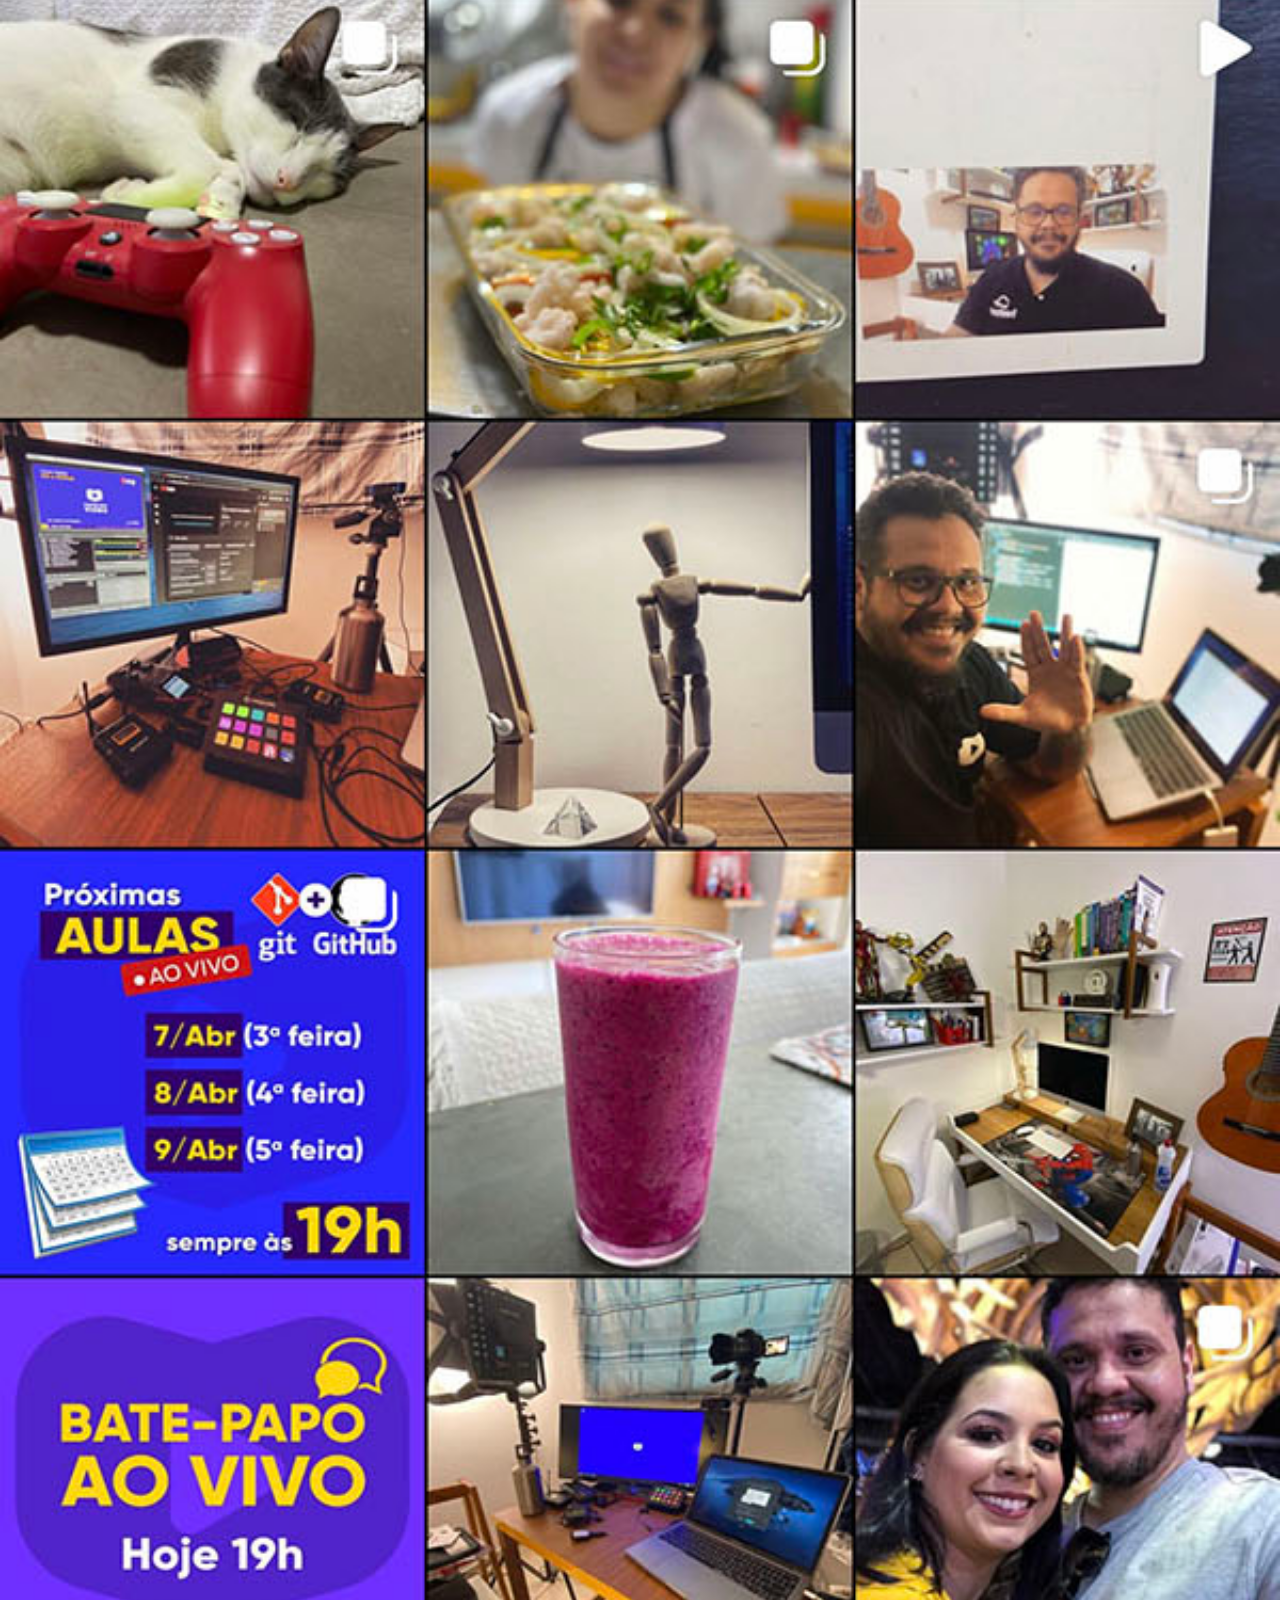
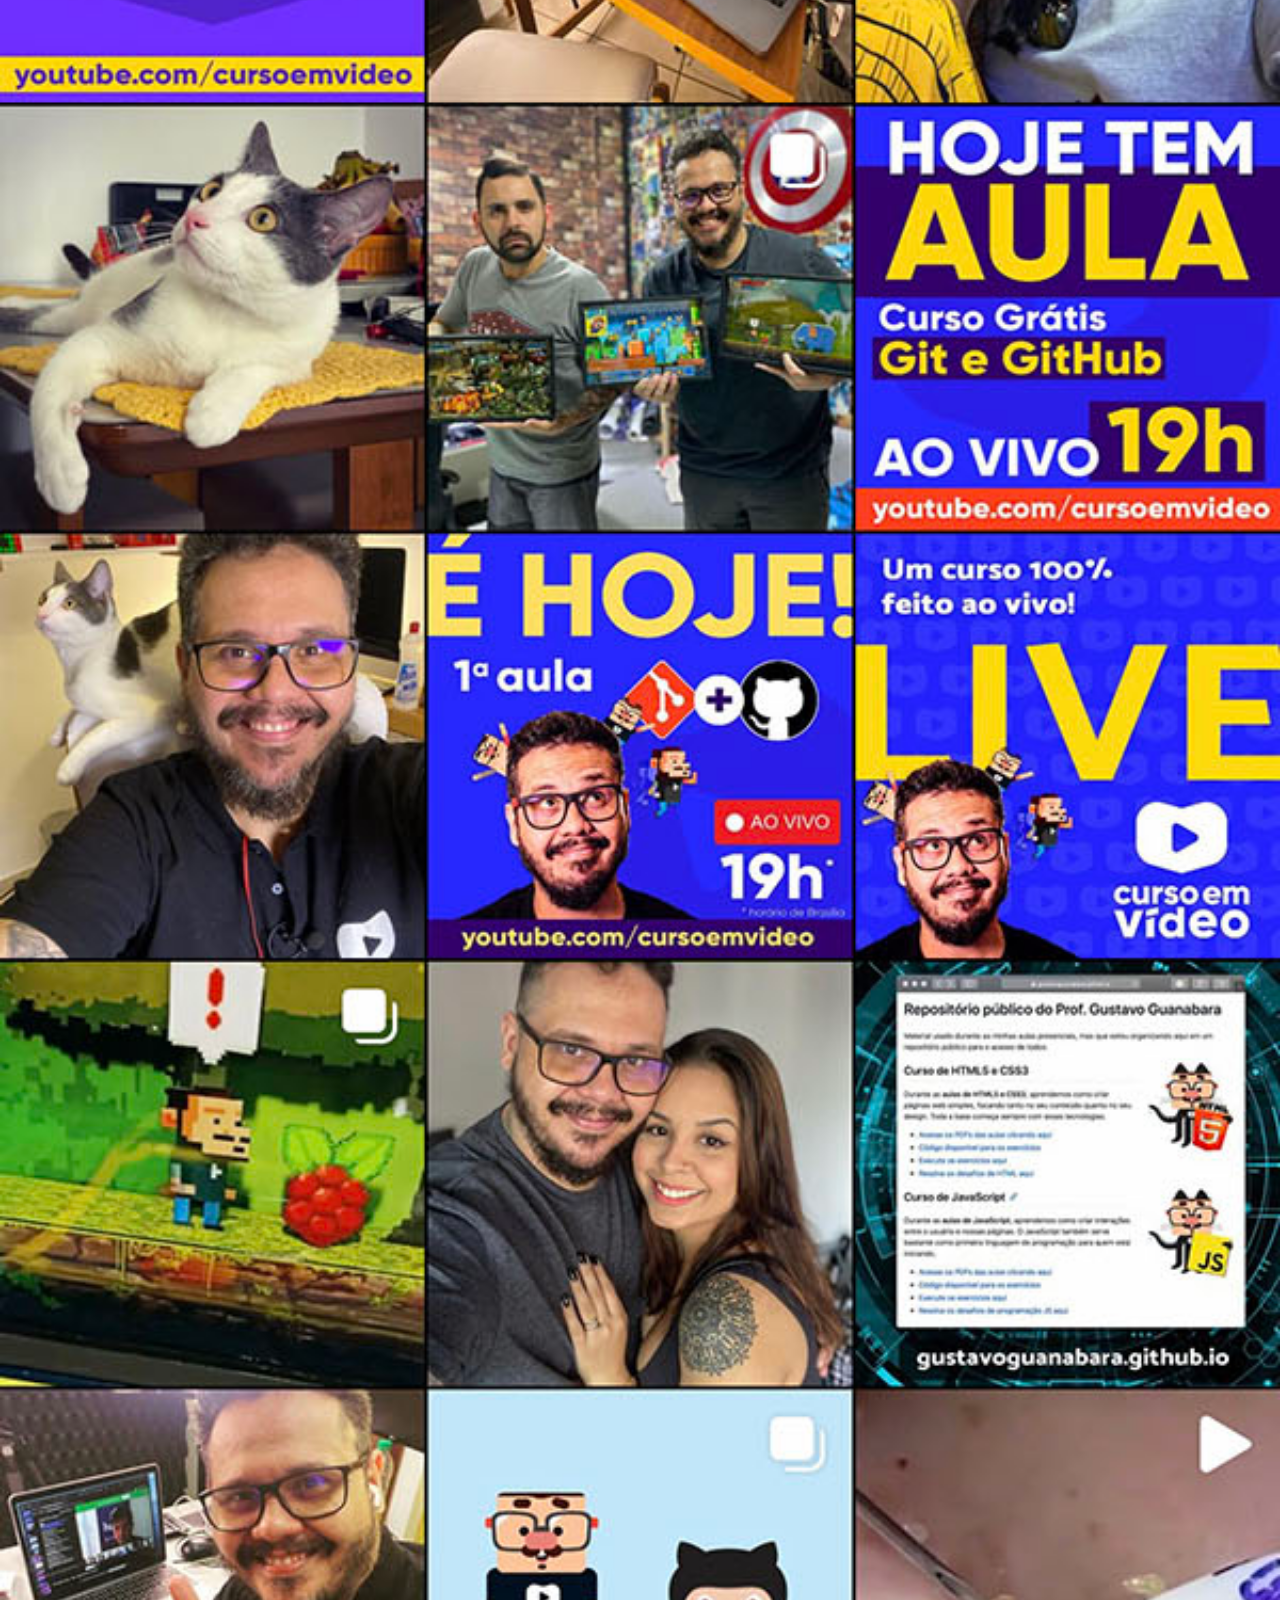
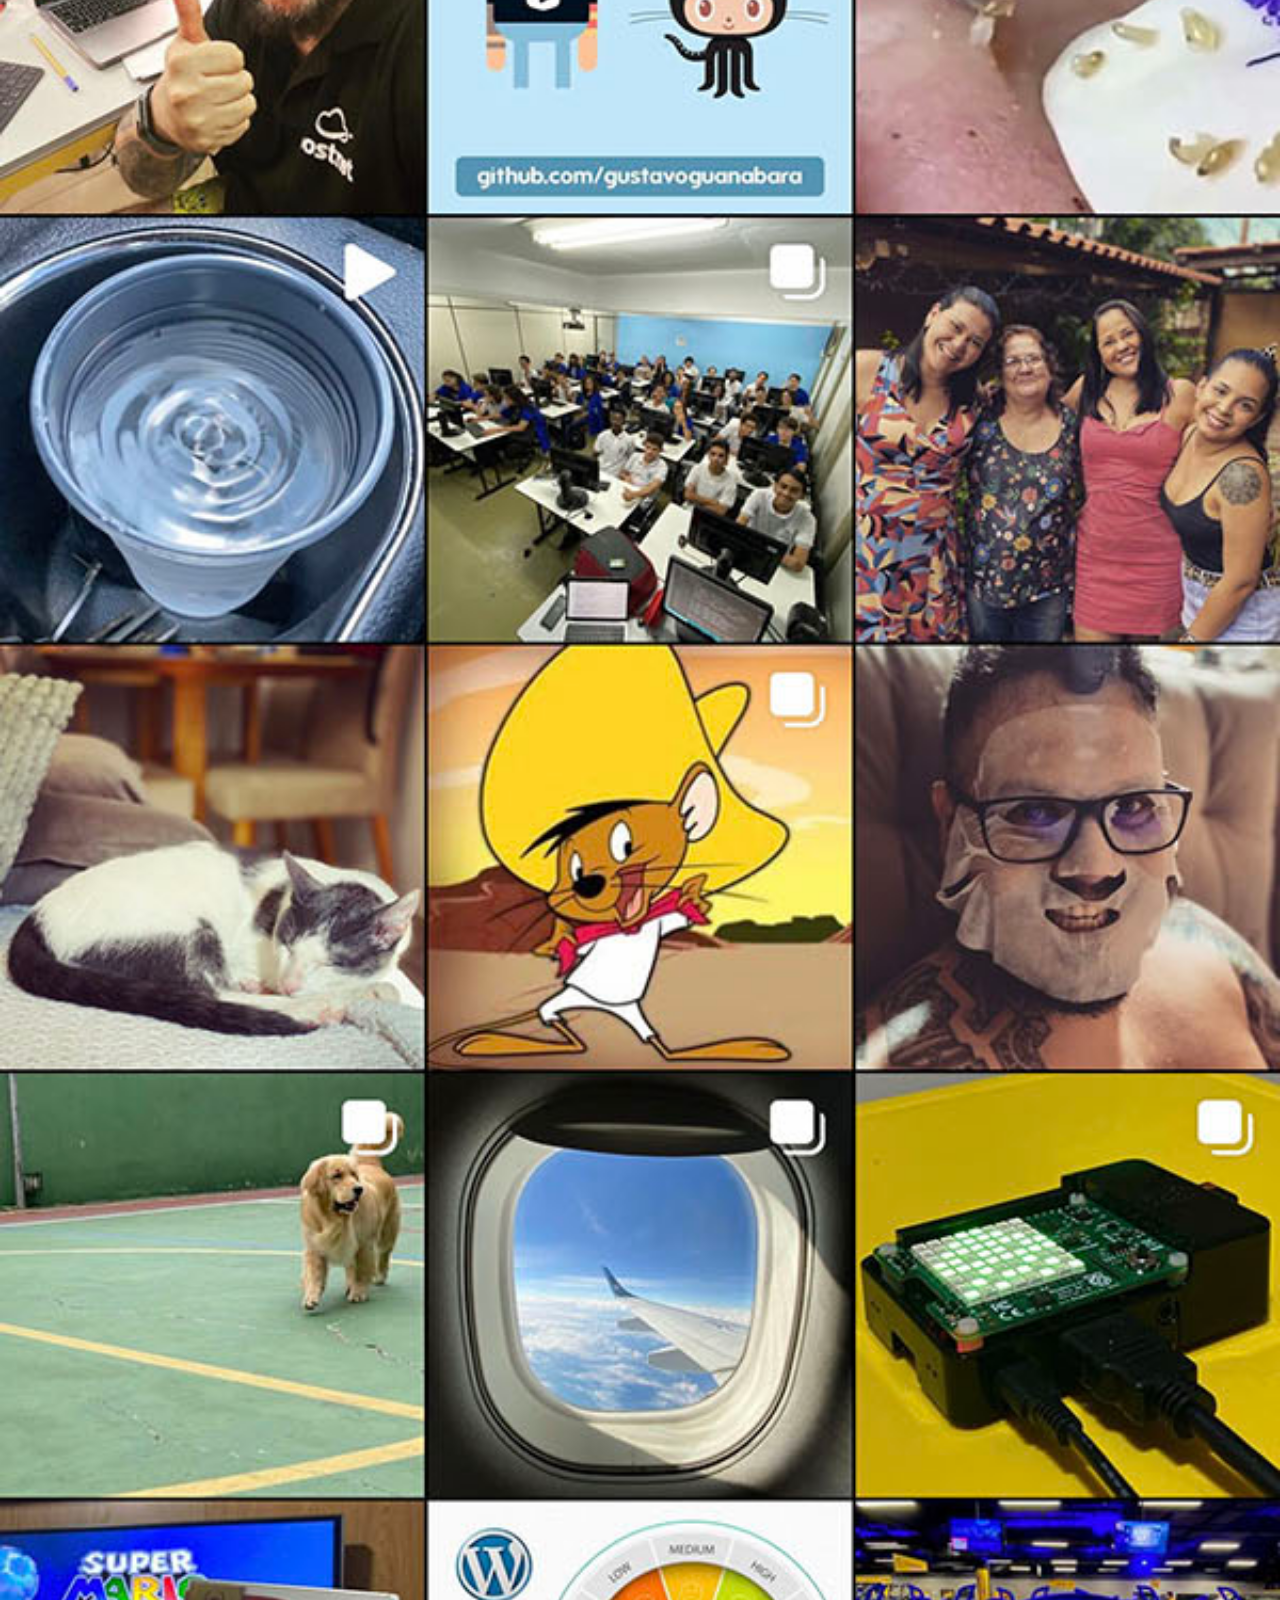
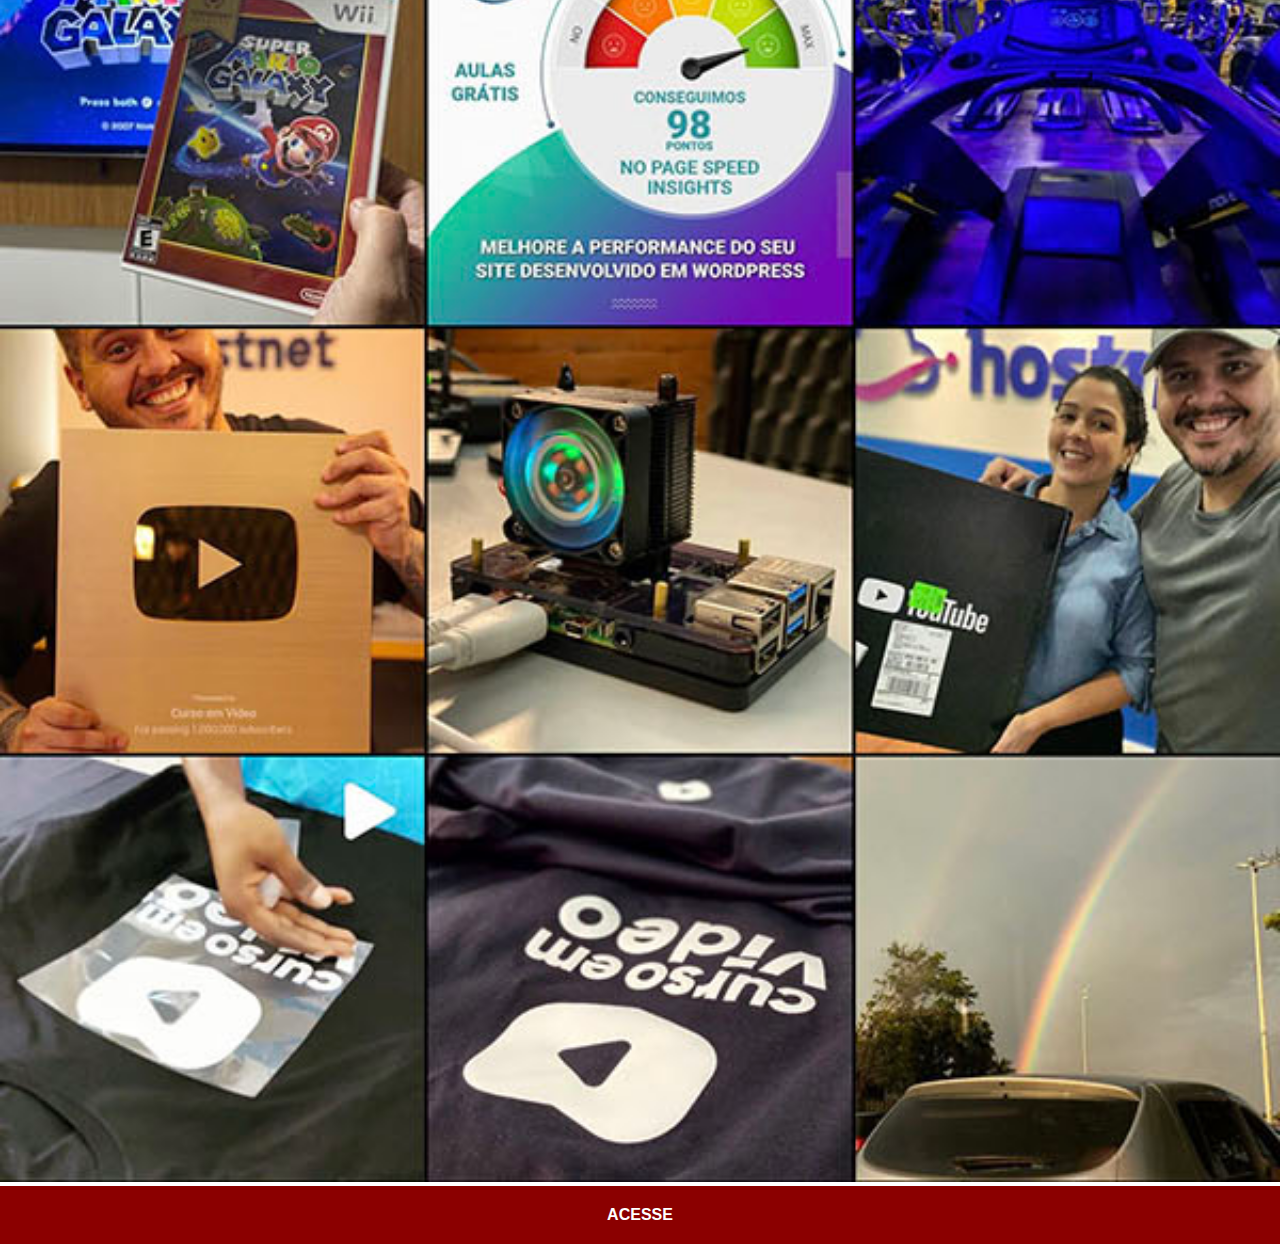
<file: instragram.html>
<!DOCTYPE html>
<html lang="en">
<head>
    <meta charset="UTF-8">
    <meta name="viewport" content="width=device-width, initial-scale=1.0">
    <title>Instragram</title>
    <link rel="stylesheet" href="Estilo/social.css">
</head>
<body>
    <img src="imagens/tela-instagram.jpg" alt="Instragram">
    <a href="https://www.instagram.com/gustavoguanabara/">ACESSE</a>

    
</body>
</html>
</file>
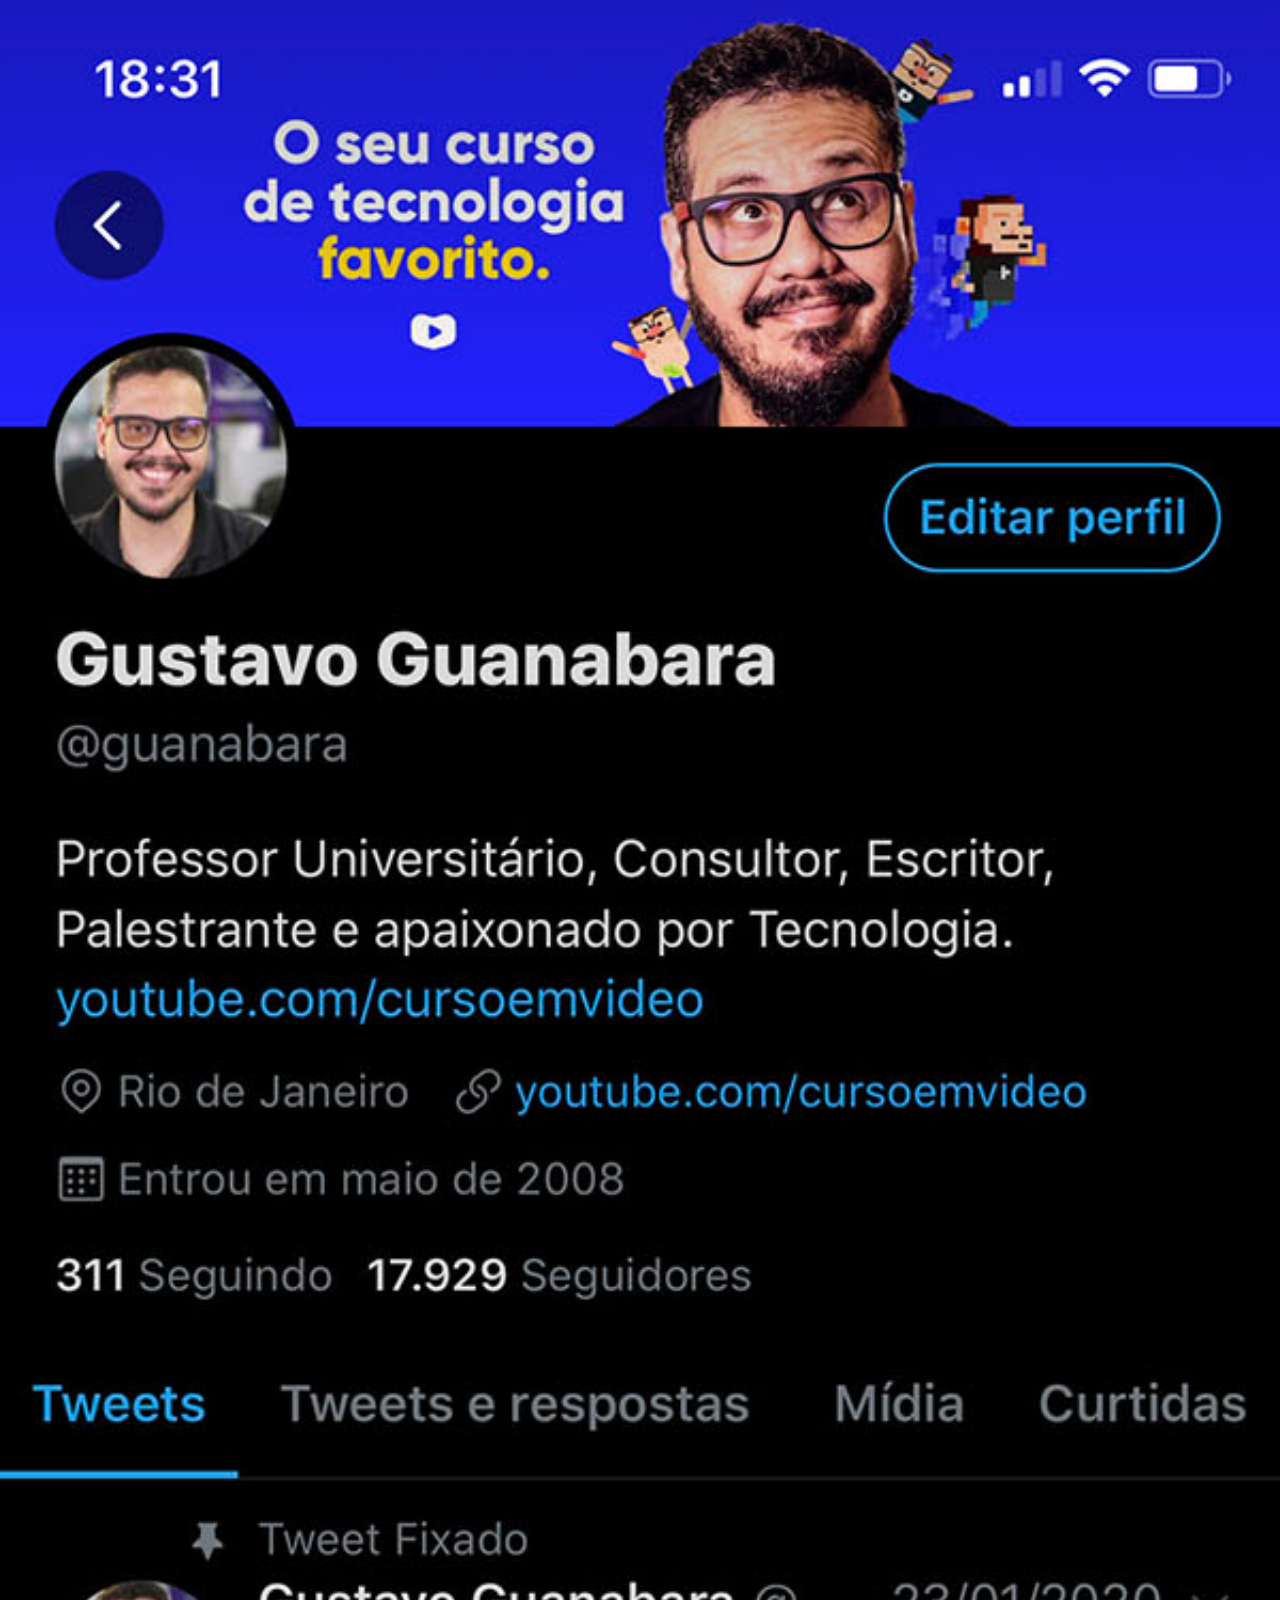
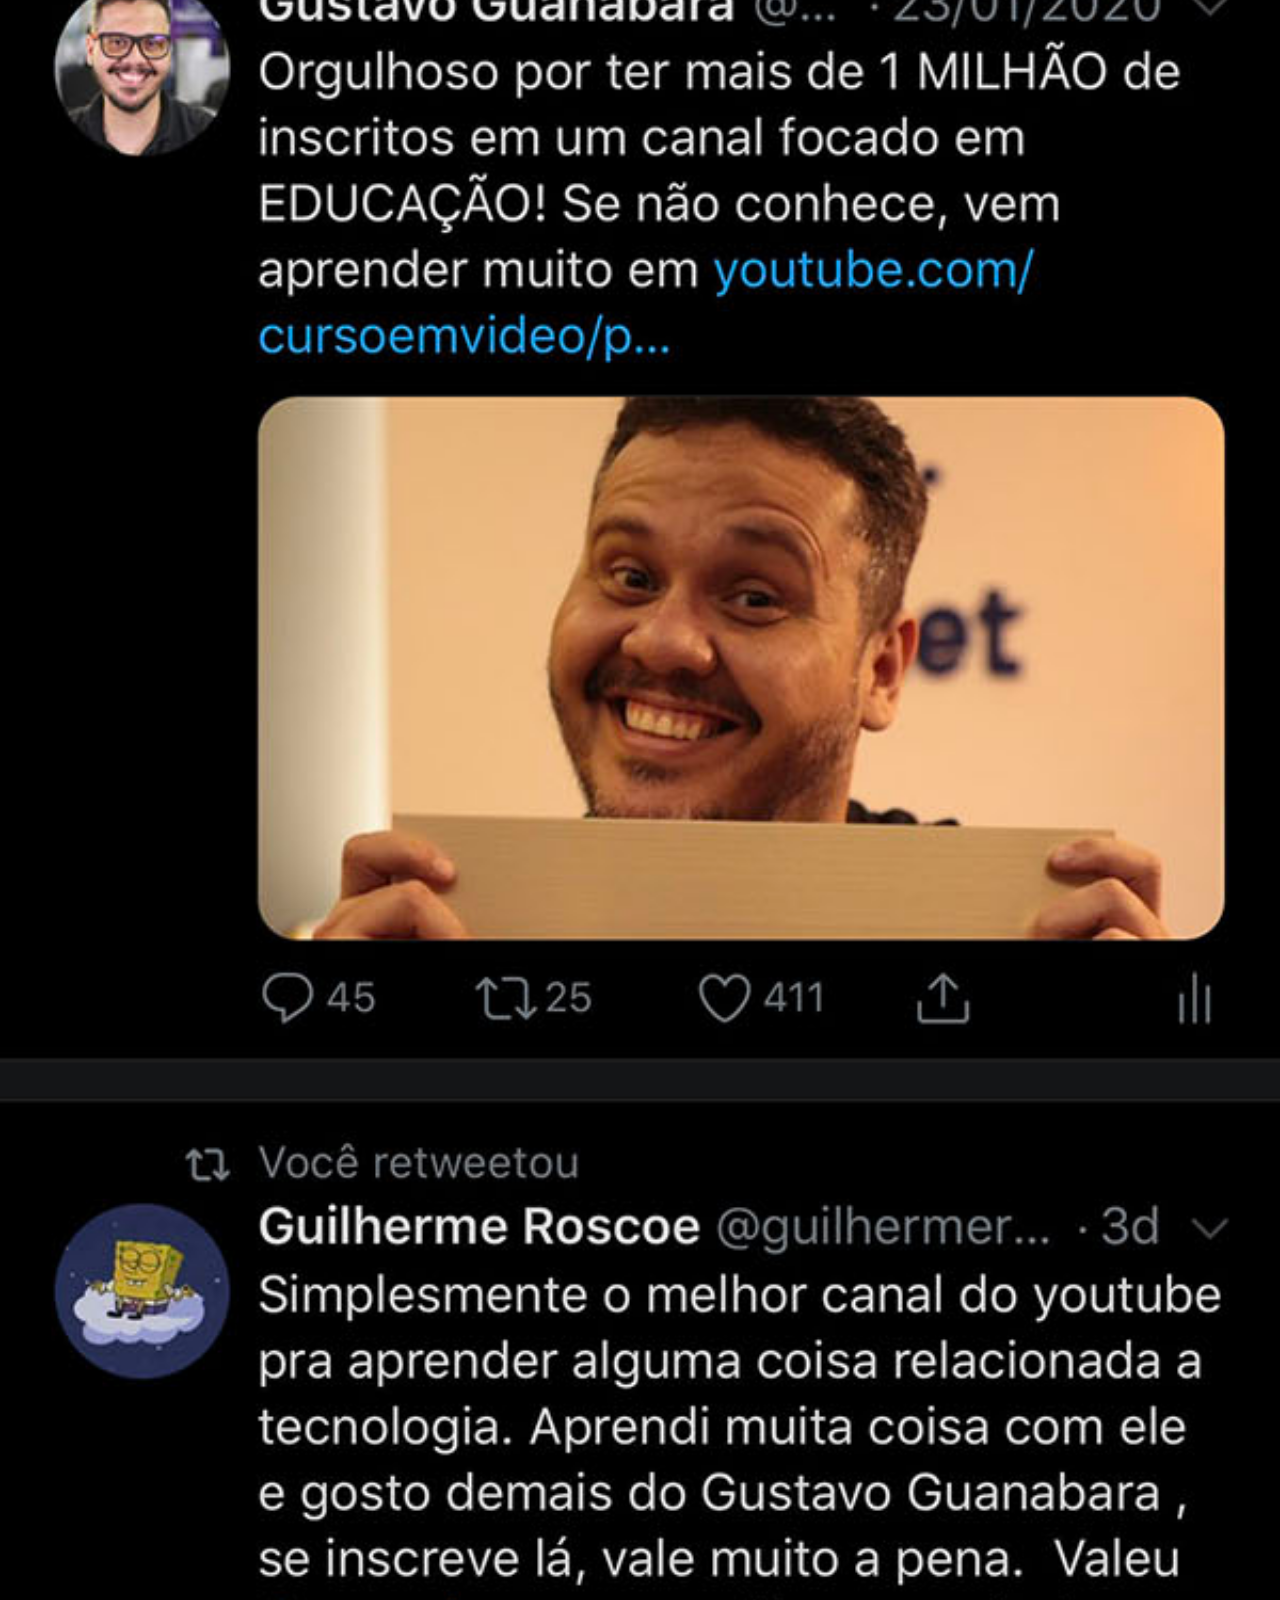
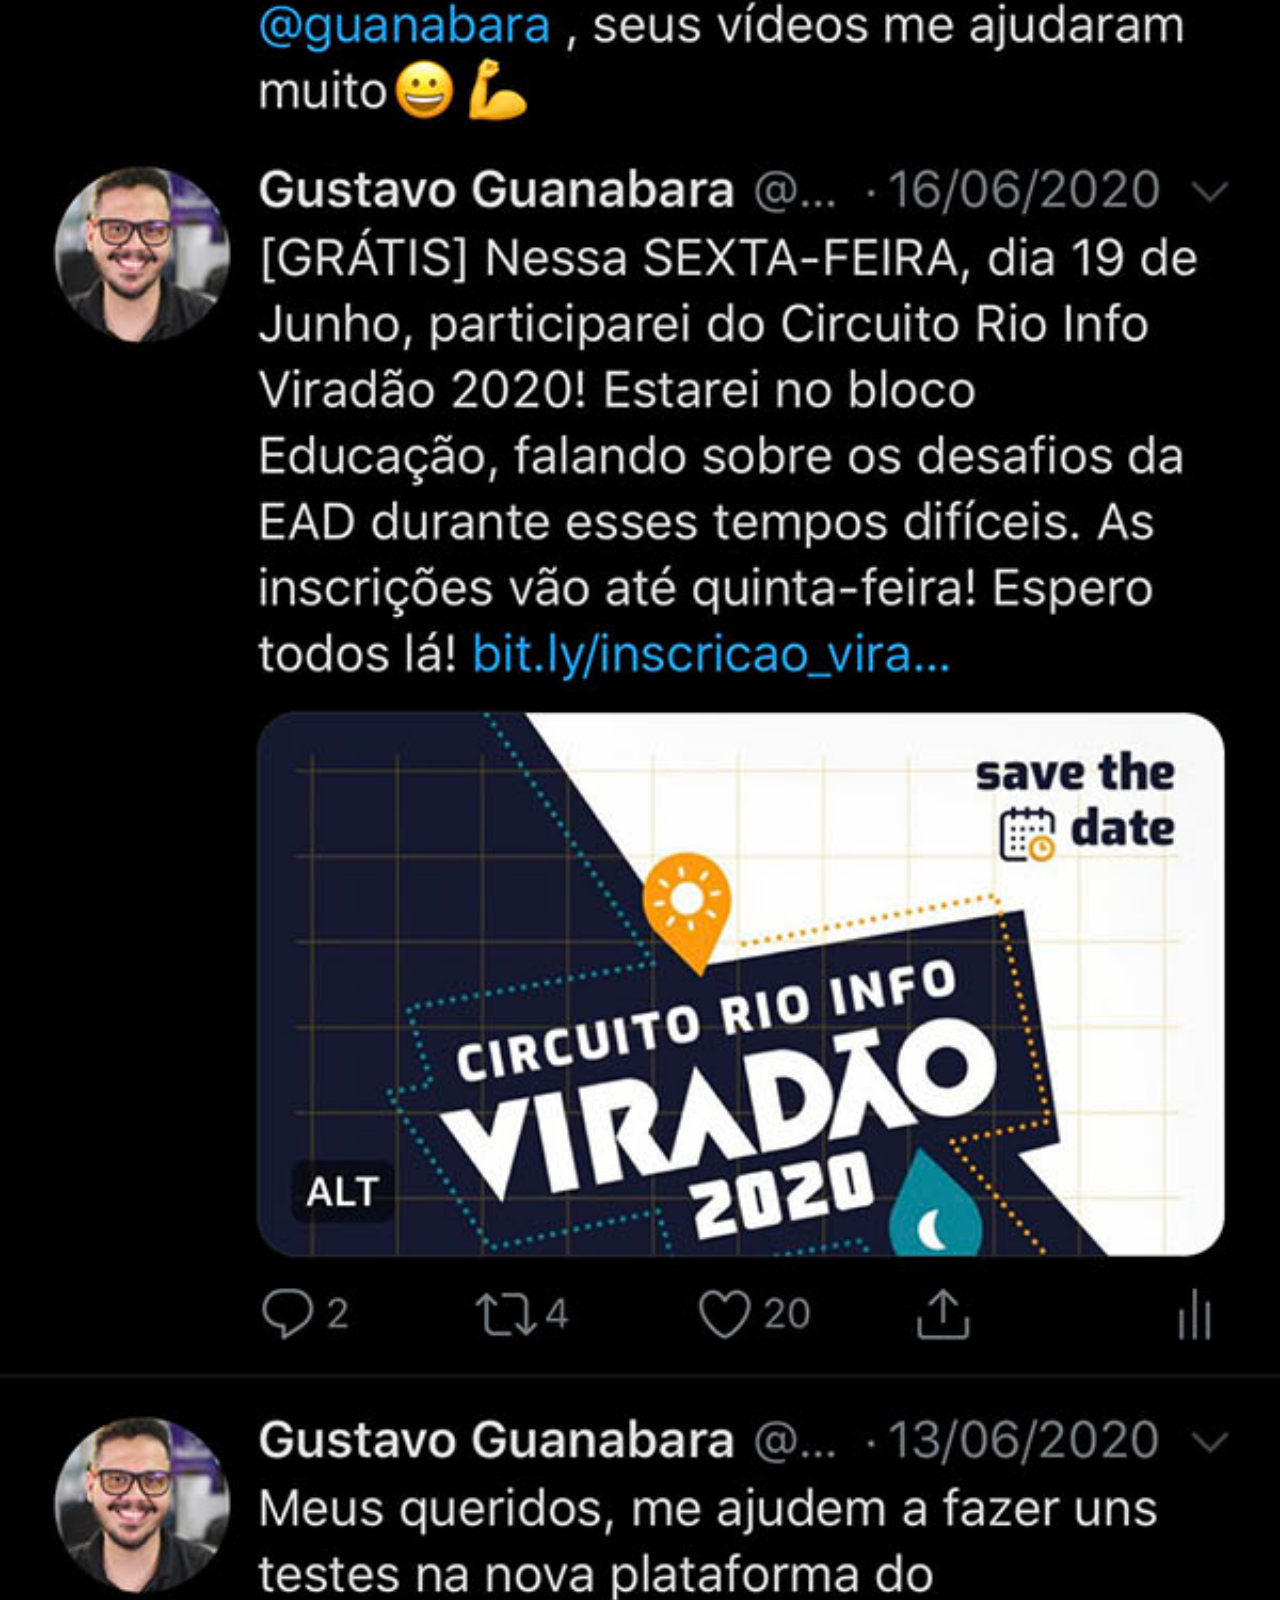
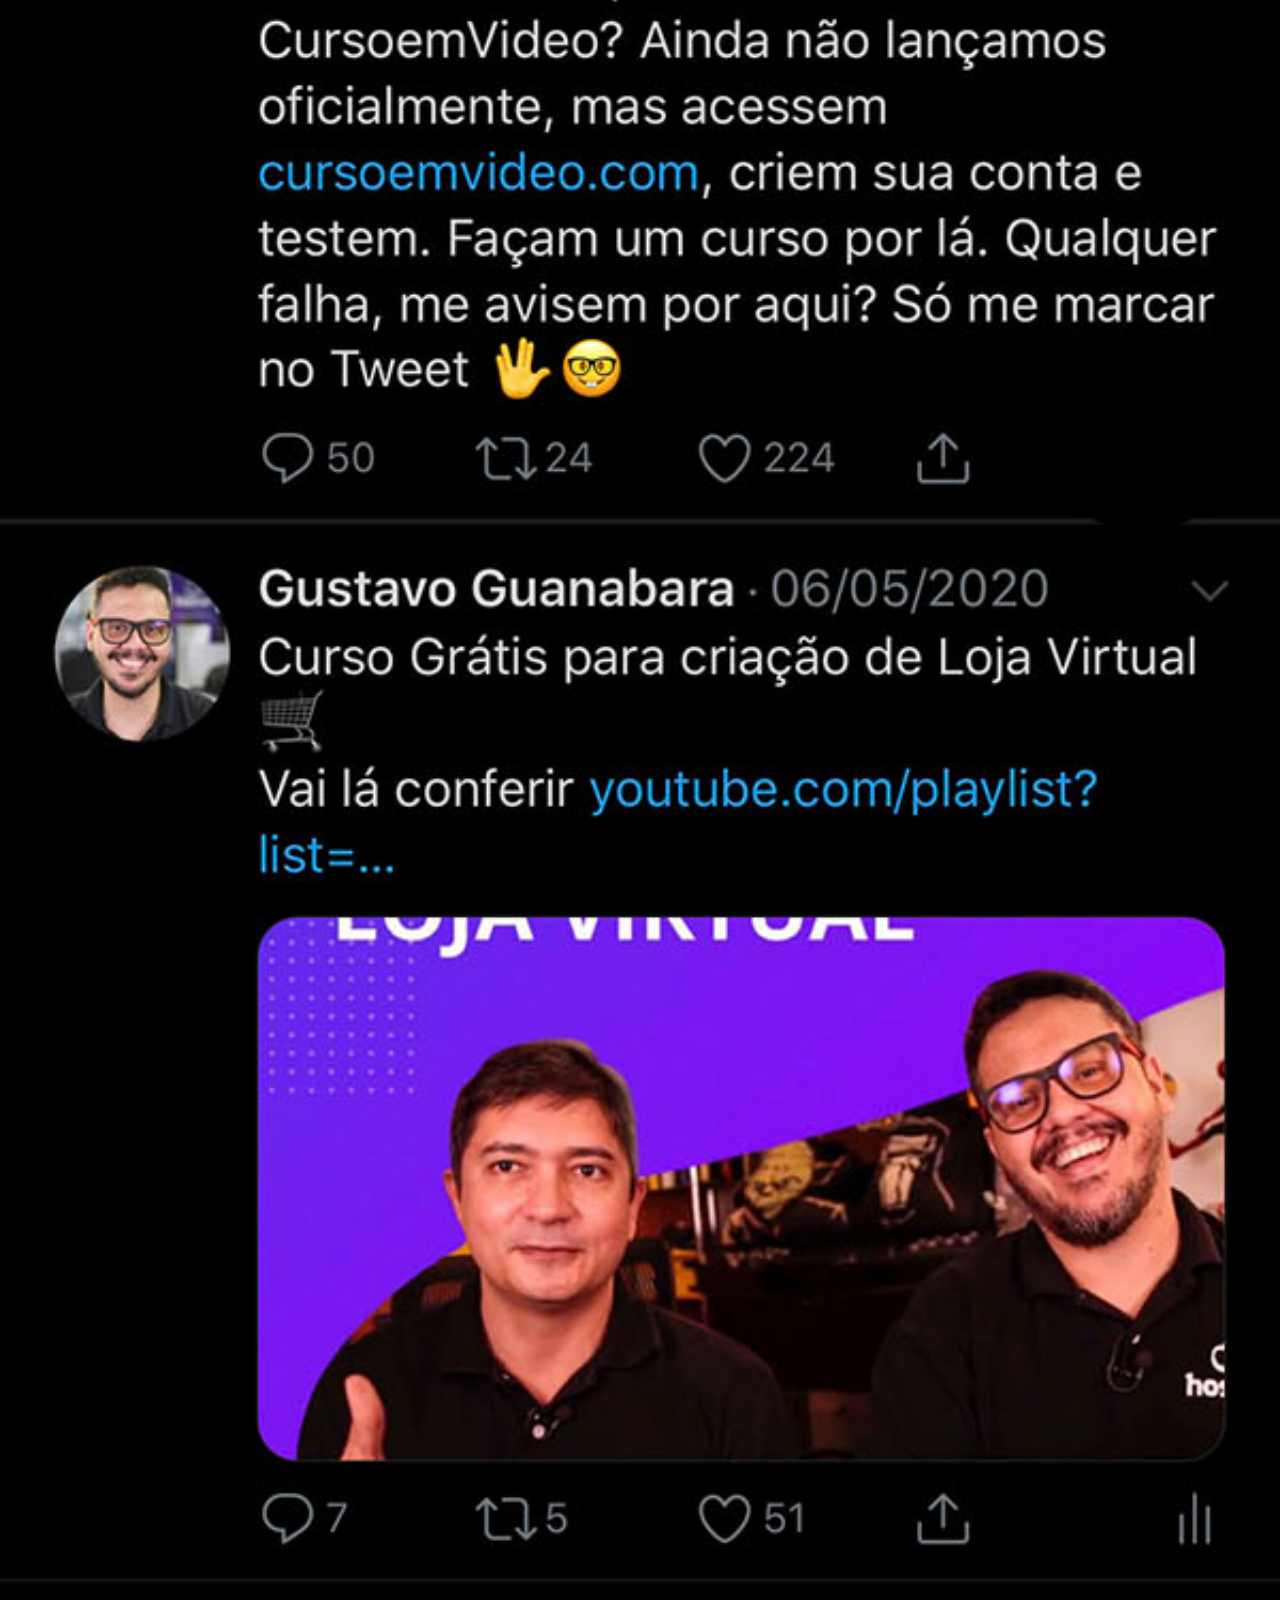
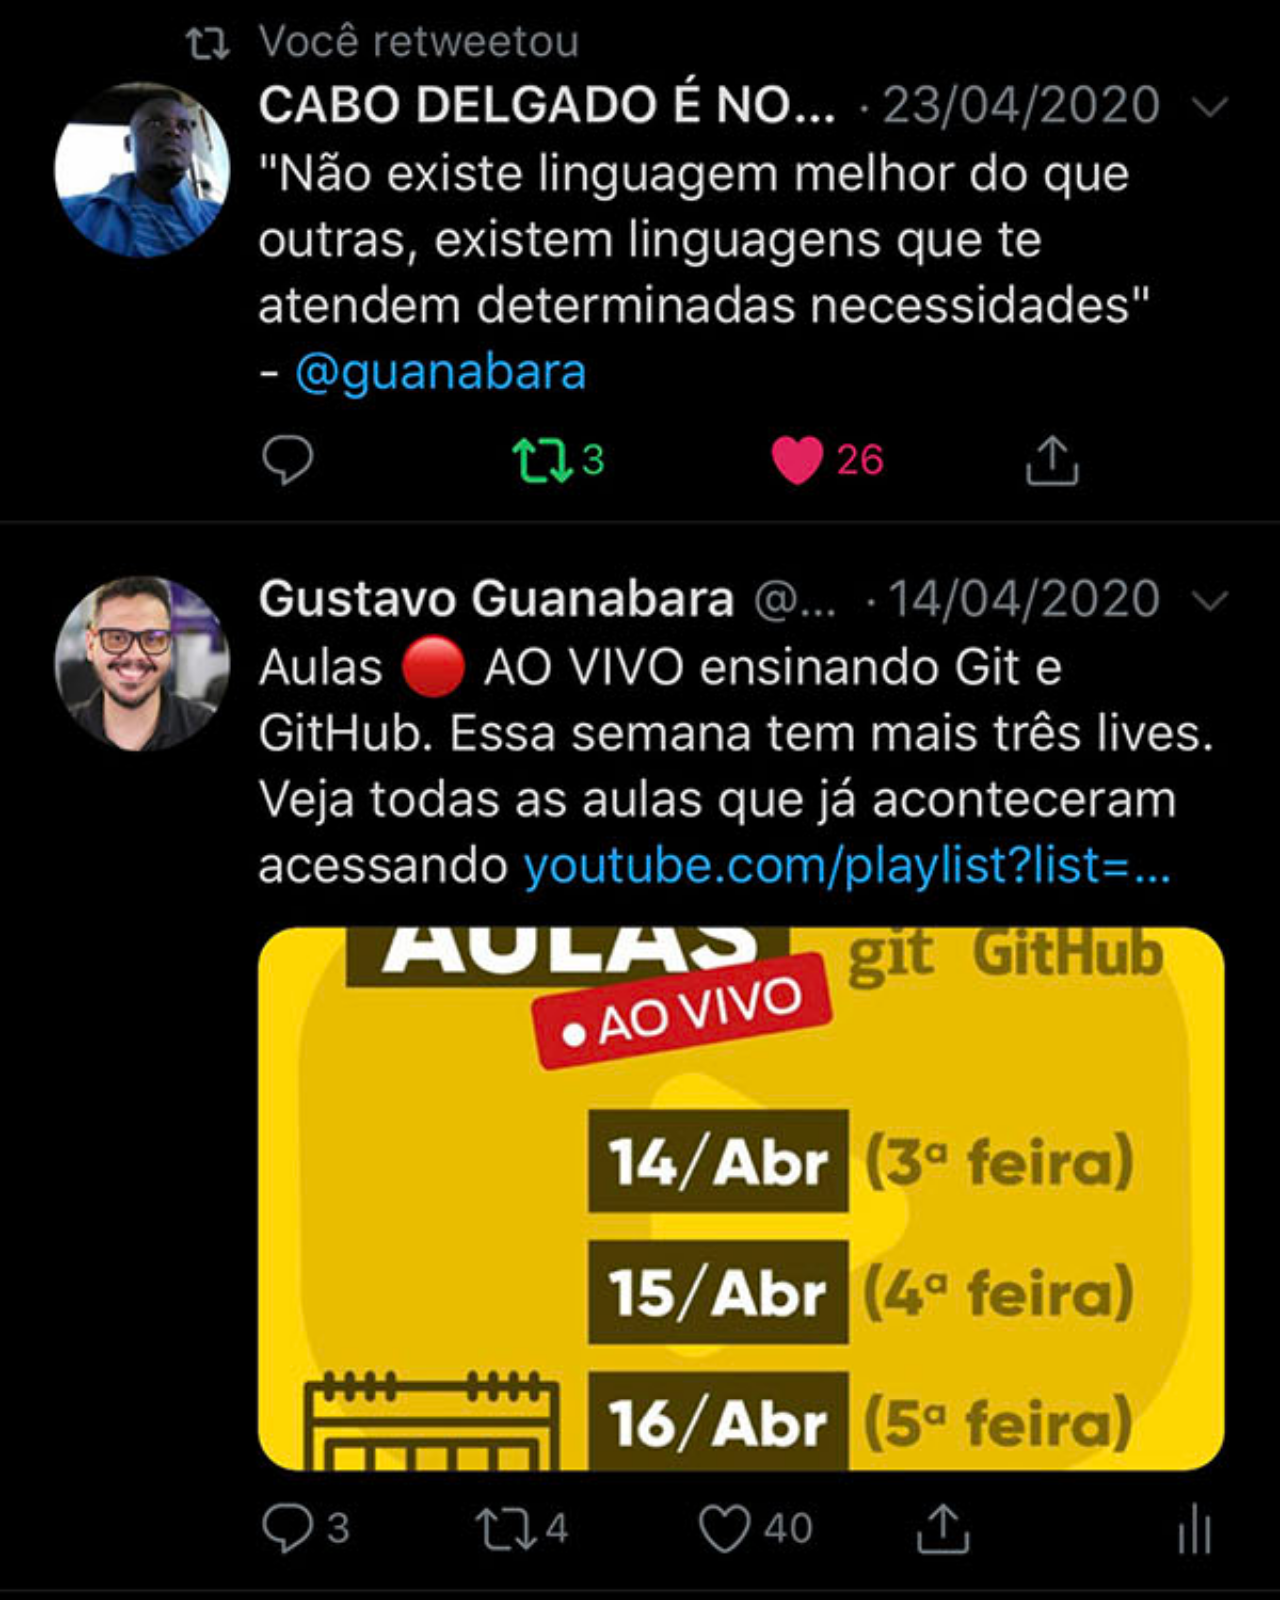
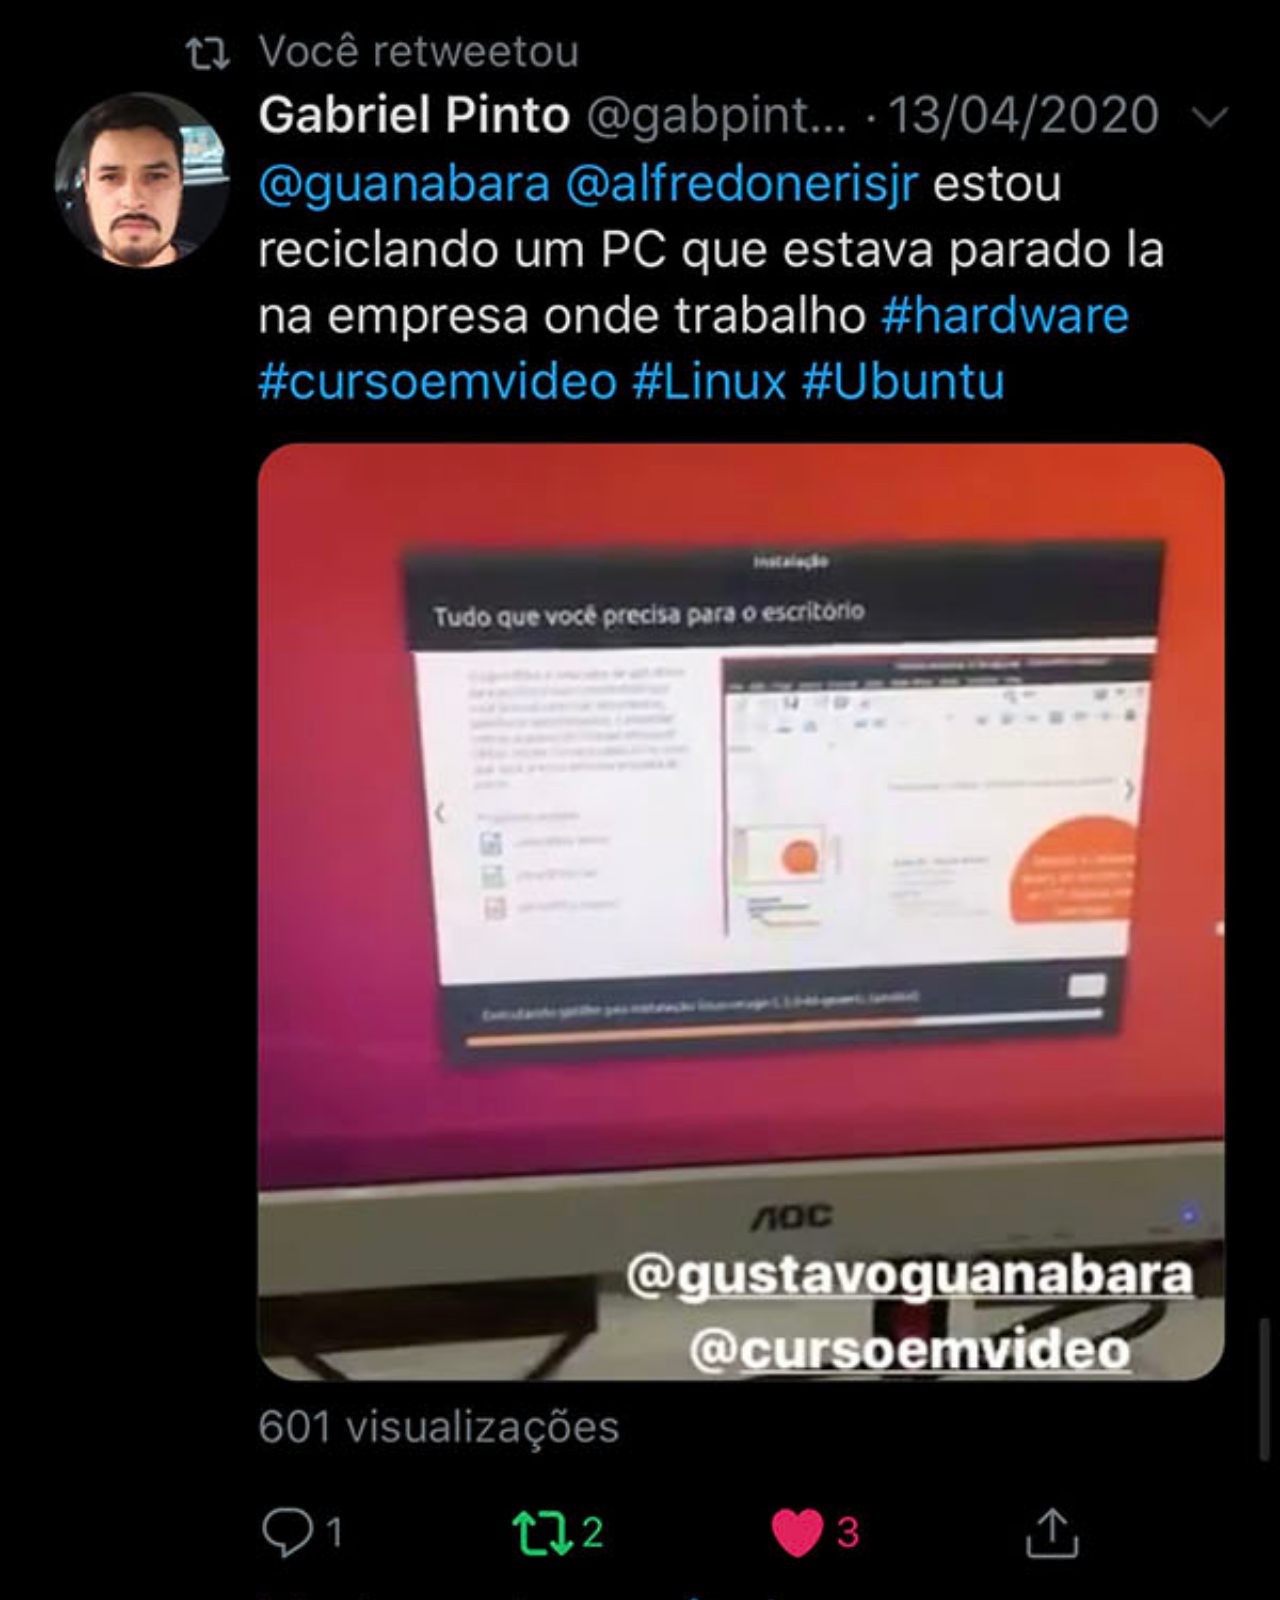
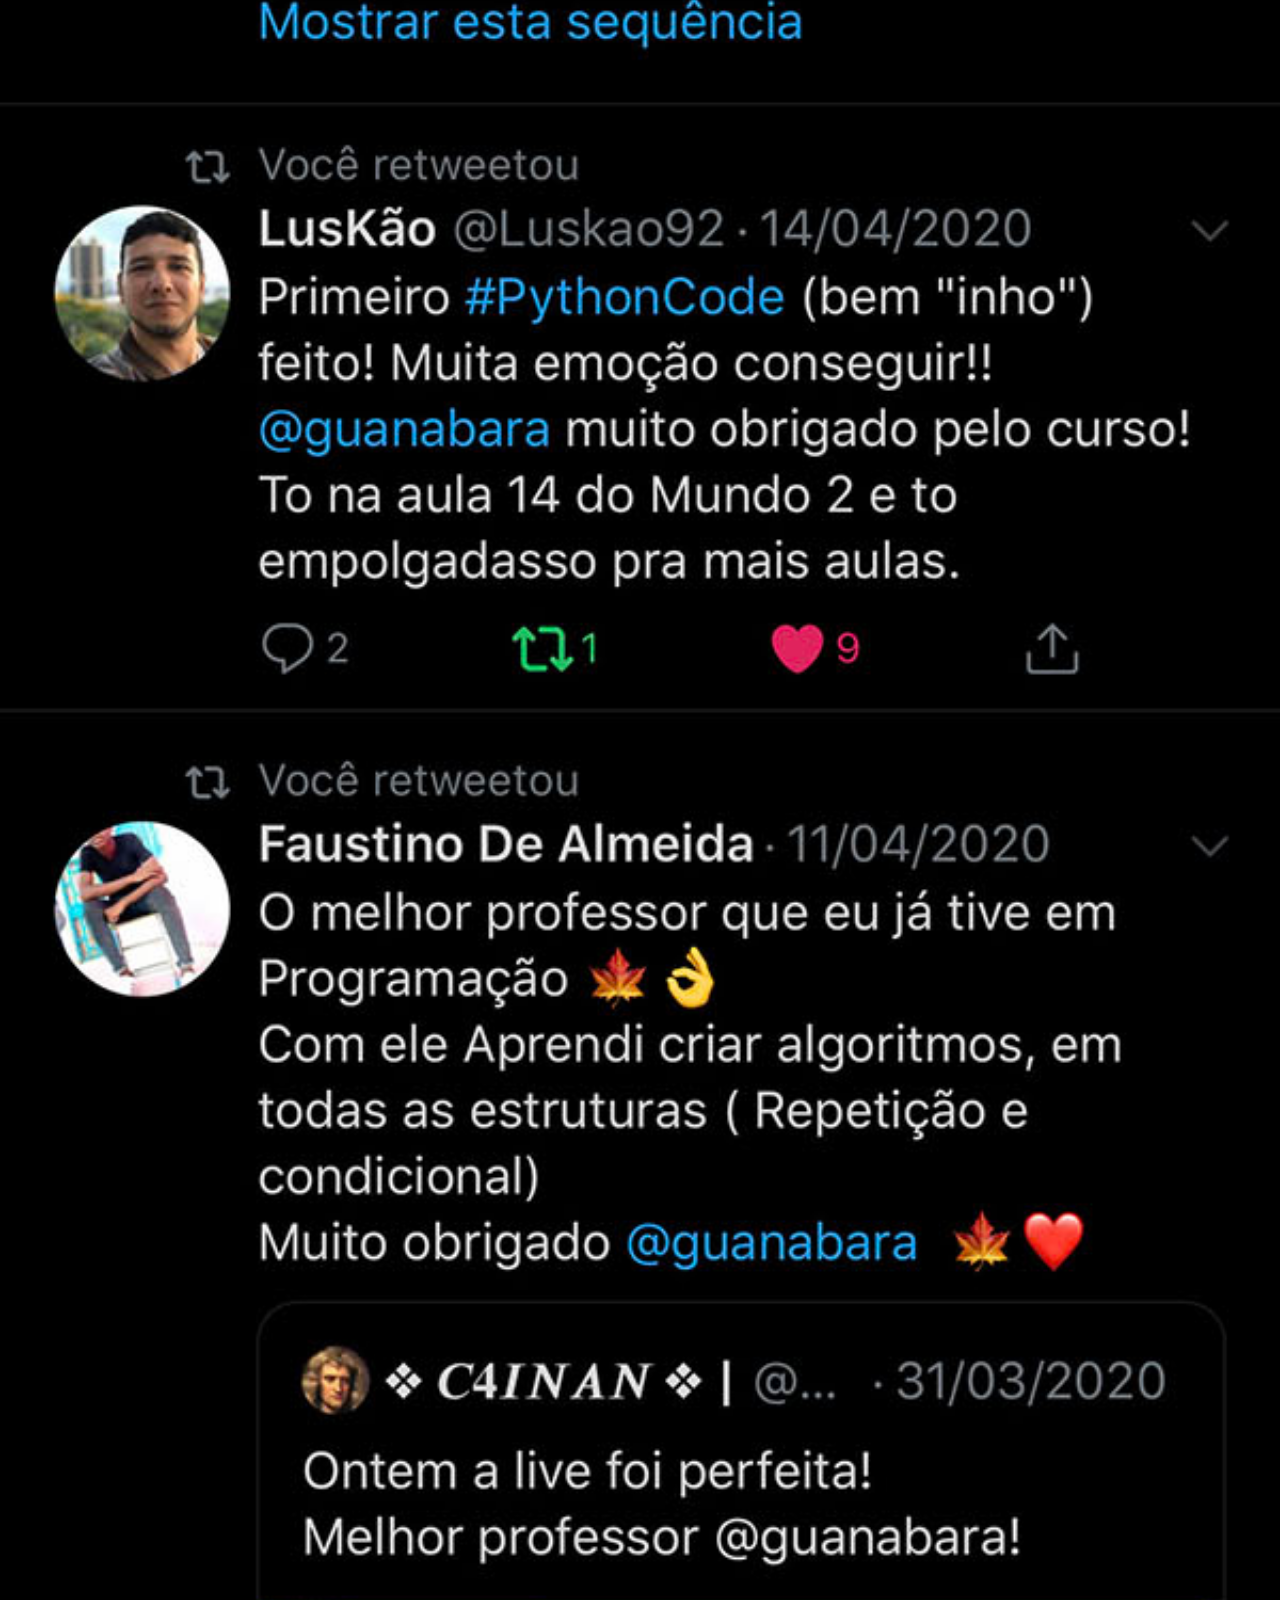
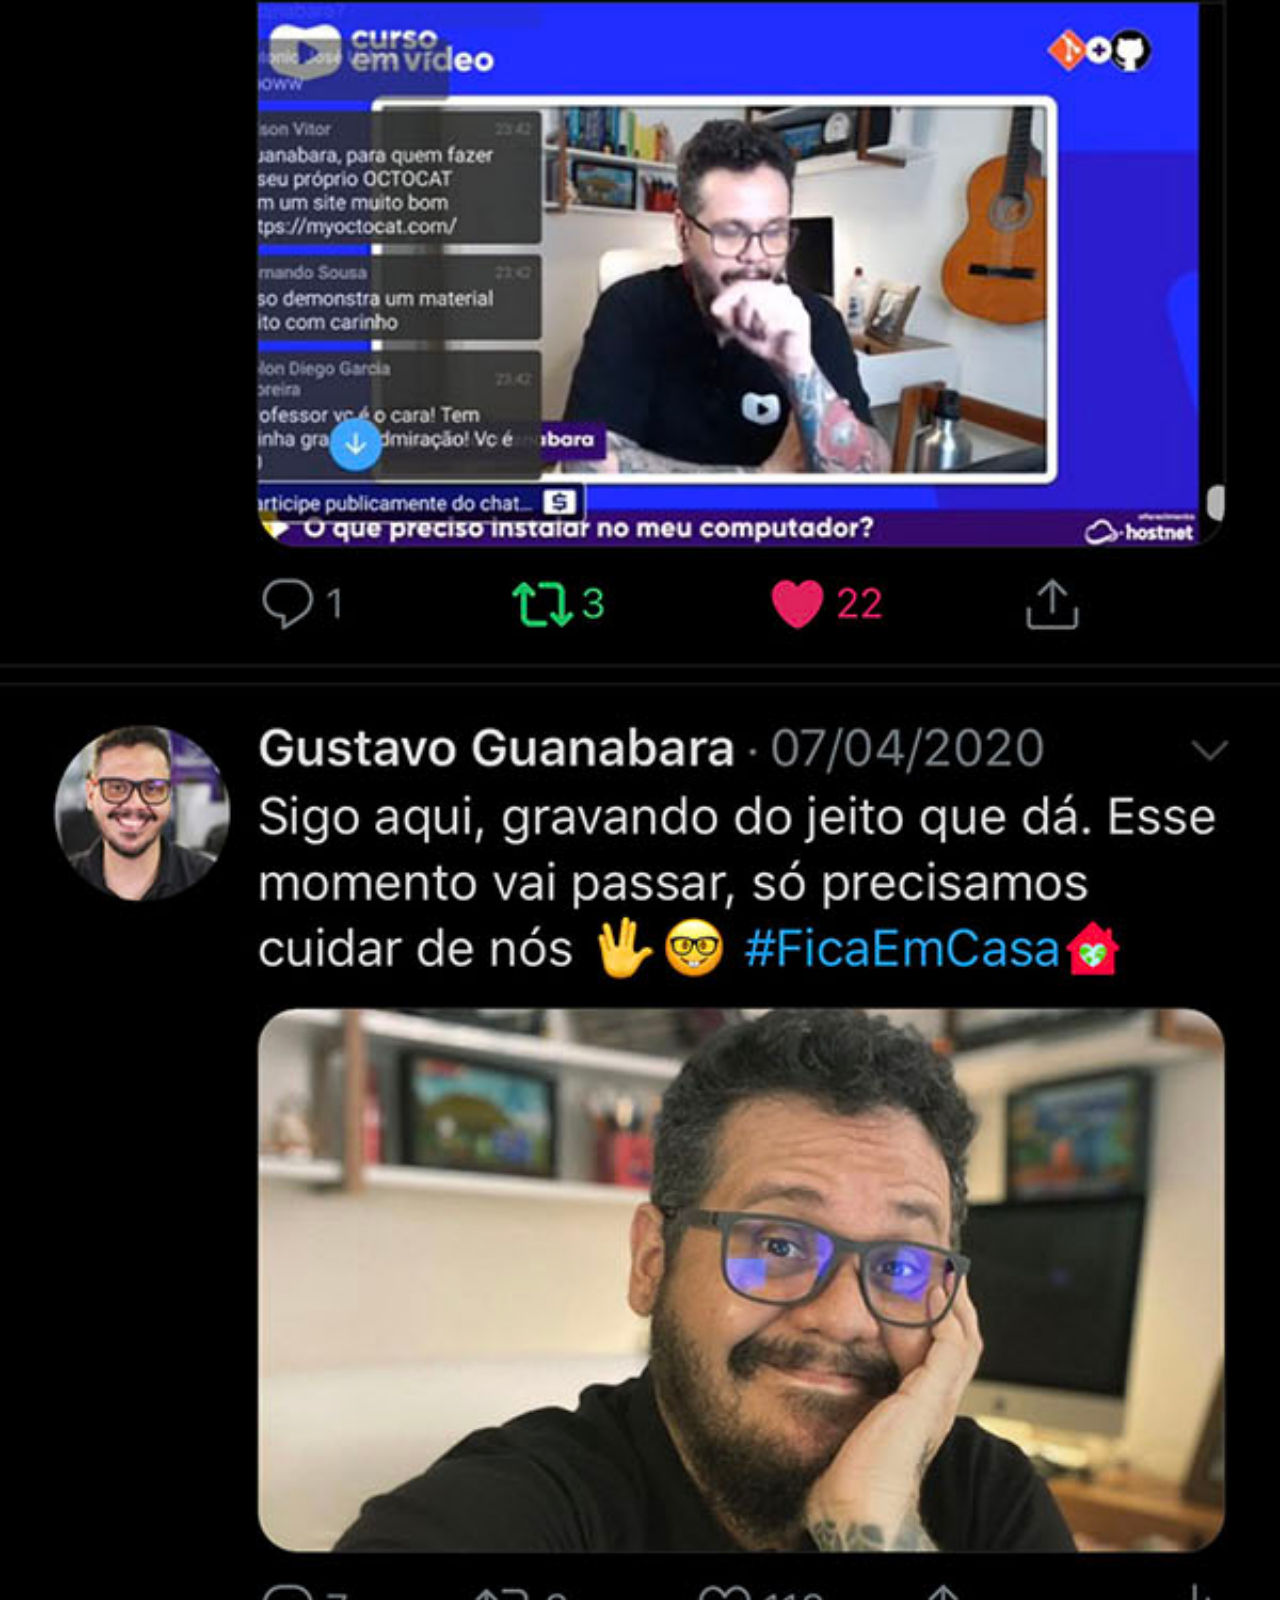
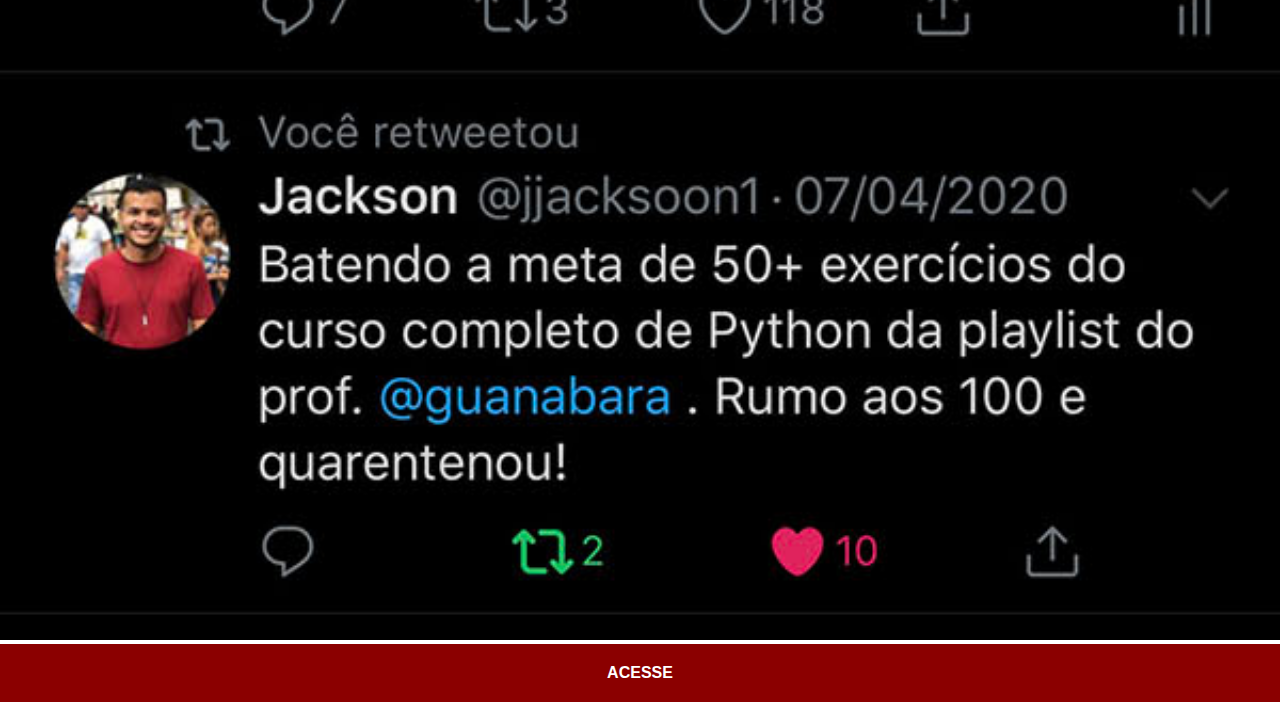
<file: twitter.html>
<!DOCTYPE html>
<html lang="en">
<head>
    <meta charset="UTF-8">
    <meta name="viewport" content="width=device-width, initial-scale=1.0">
    <title>Twitter</title>
    <link rel="stylesheet" href="Estilo/social.css">
</head>
<body>
    <img src="imagens/tela-twitter.jpg" alt="Twitter">
    <a href="https://x.com/guanabara" target="_blank">ACESSE</a>
    
</body>
</html>
</file>
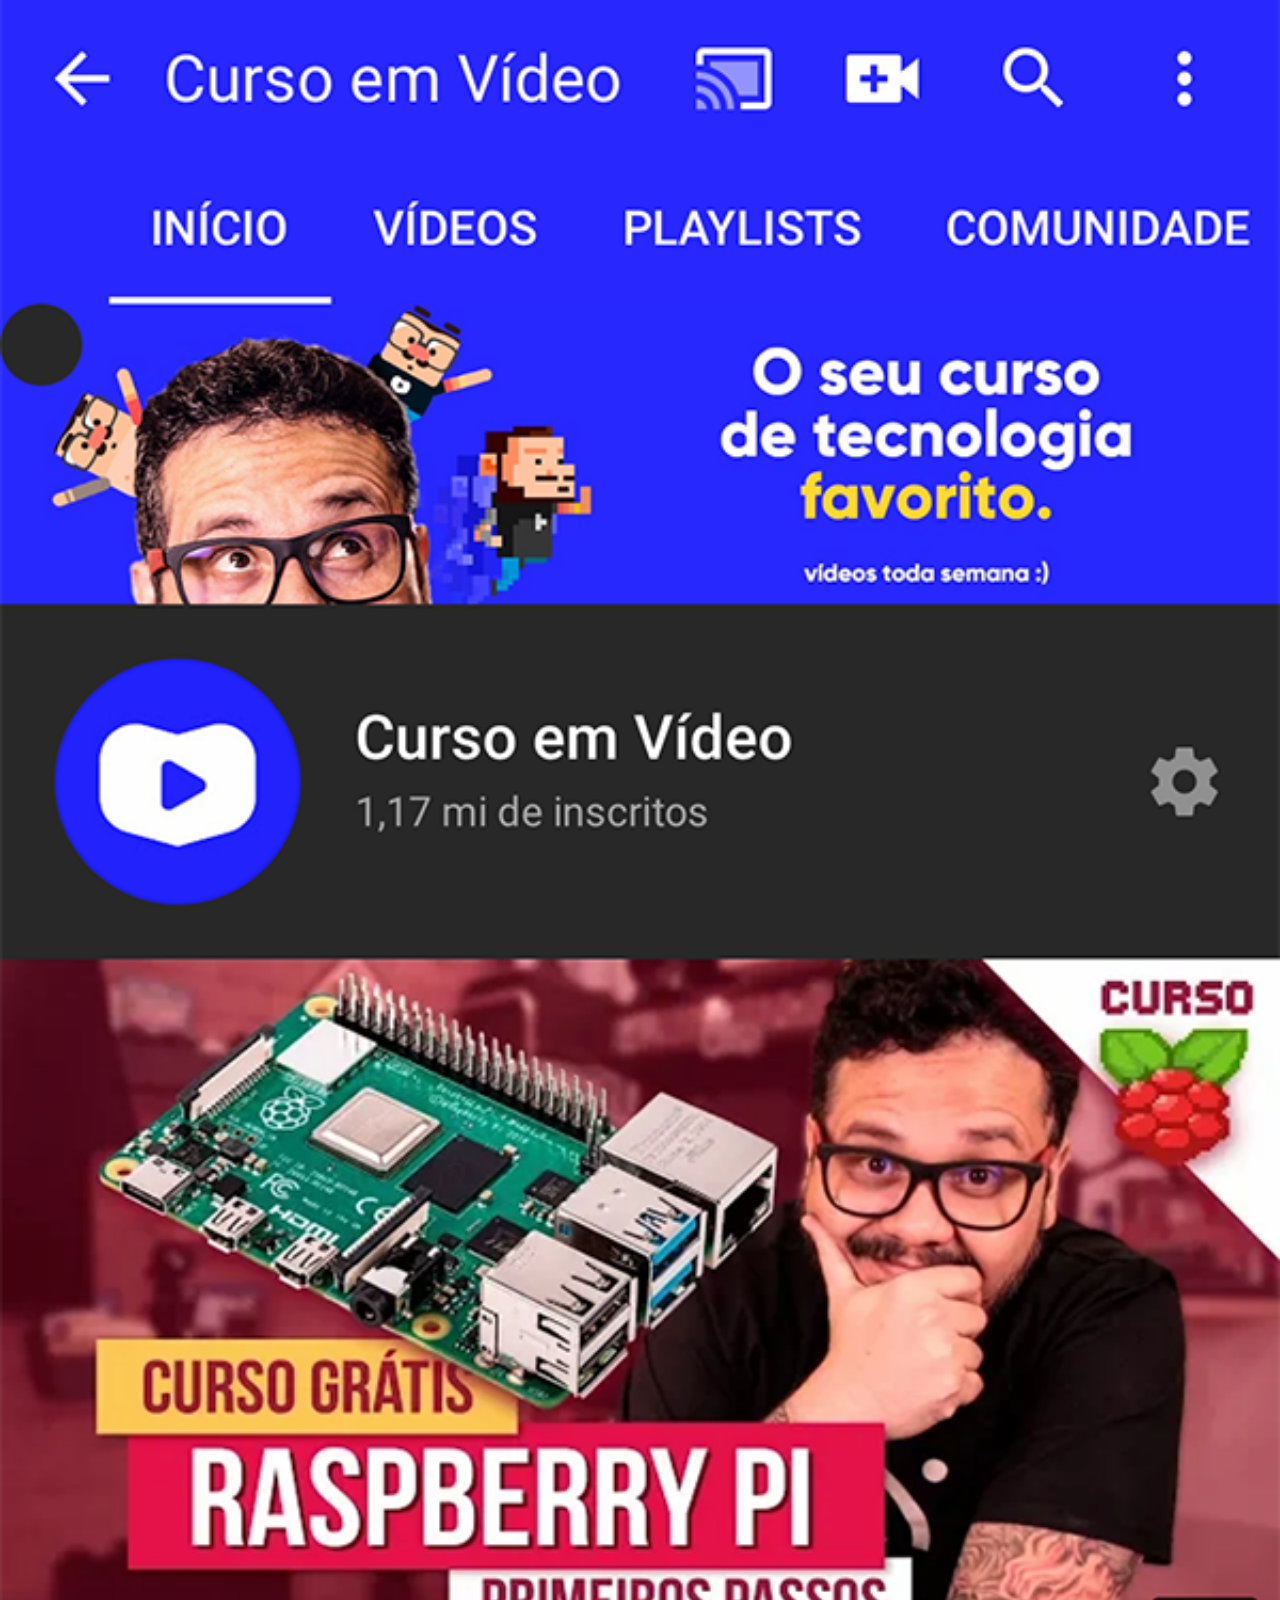
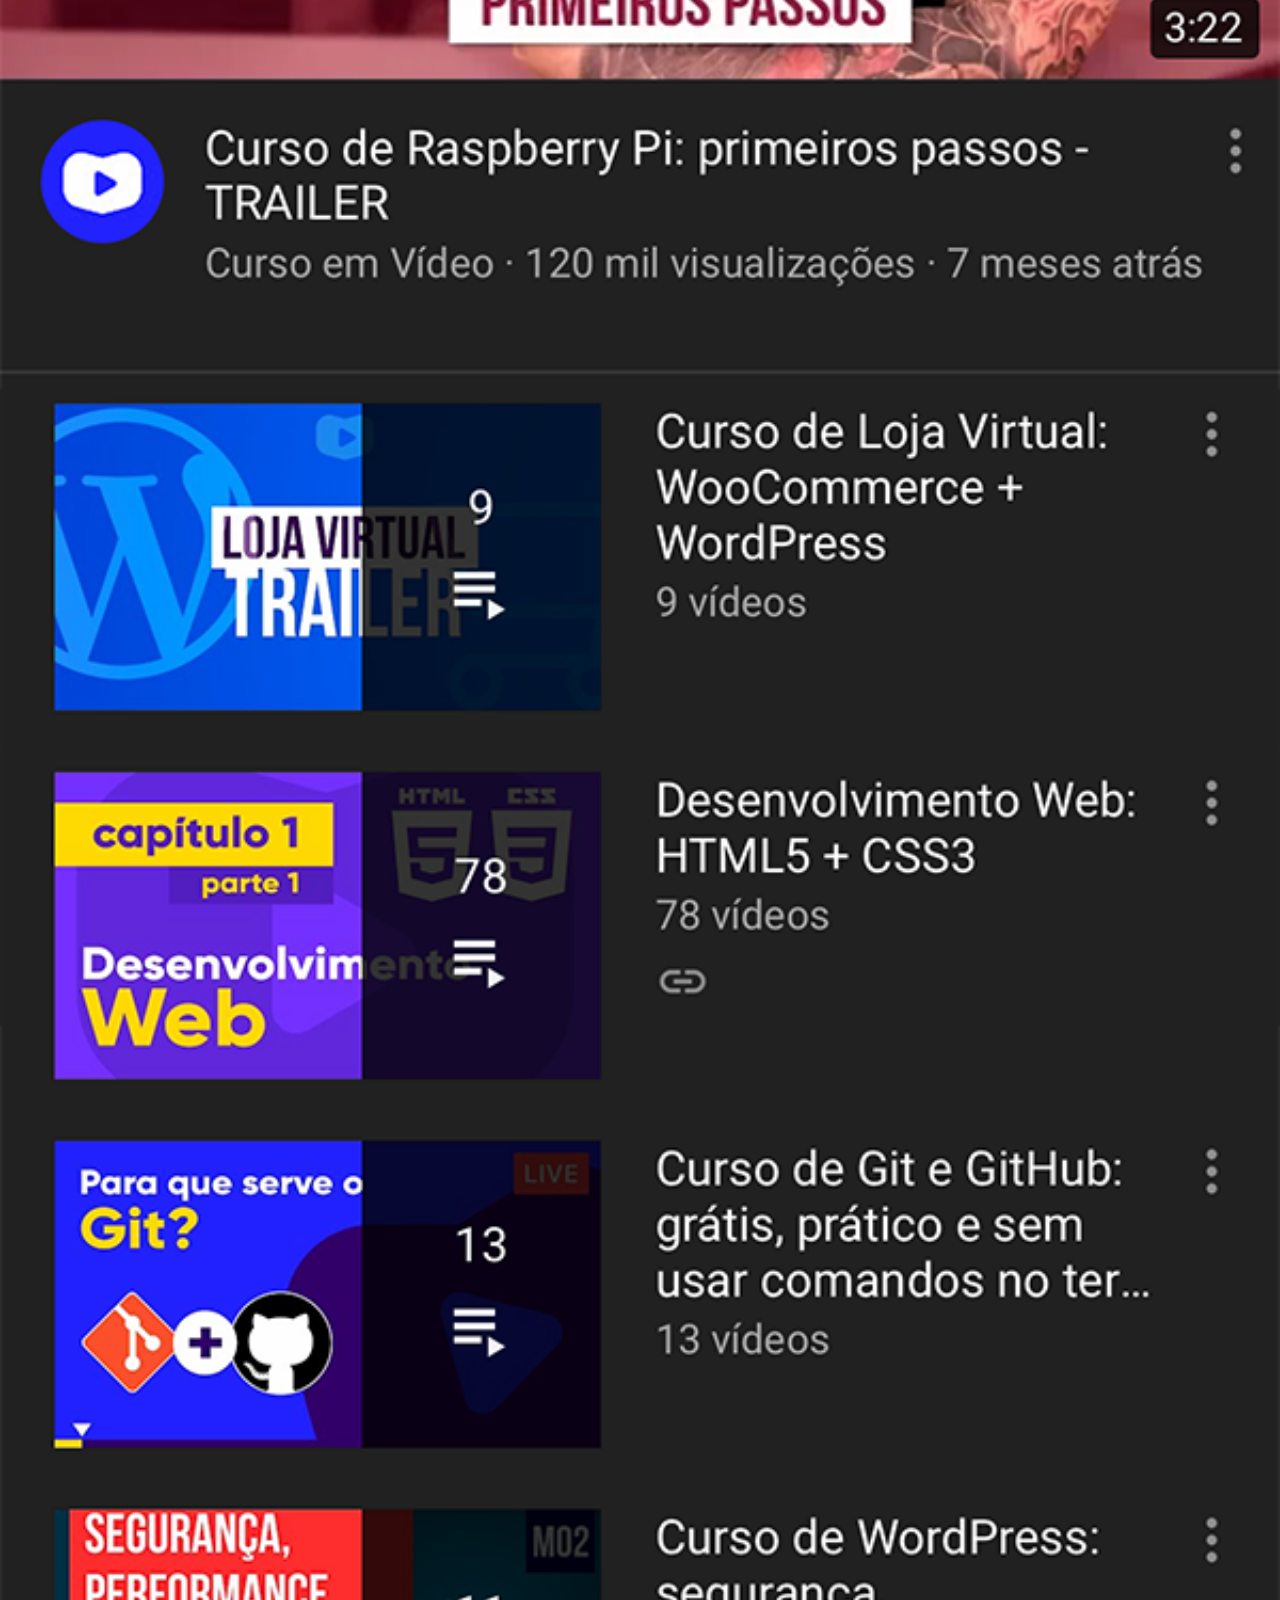
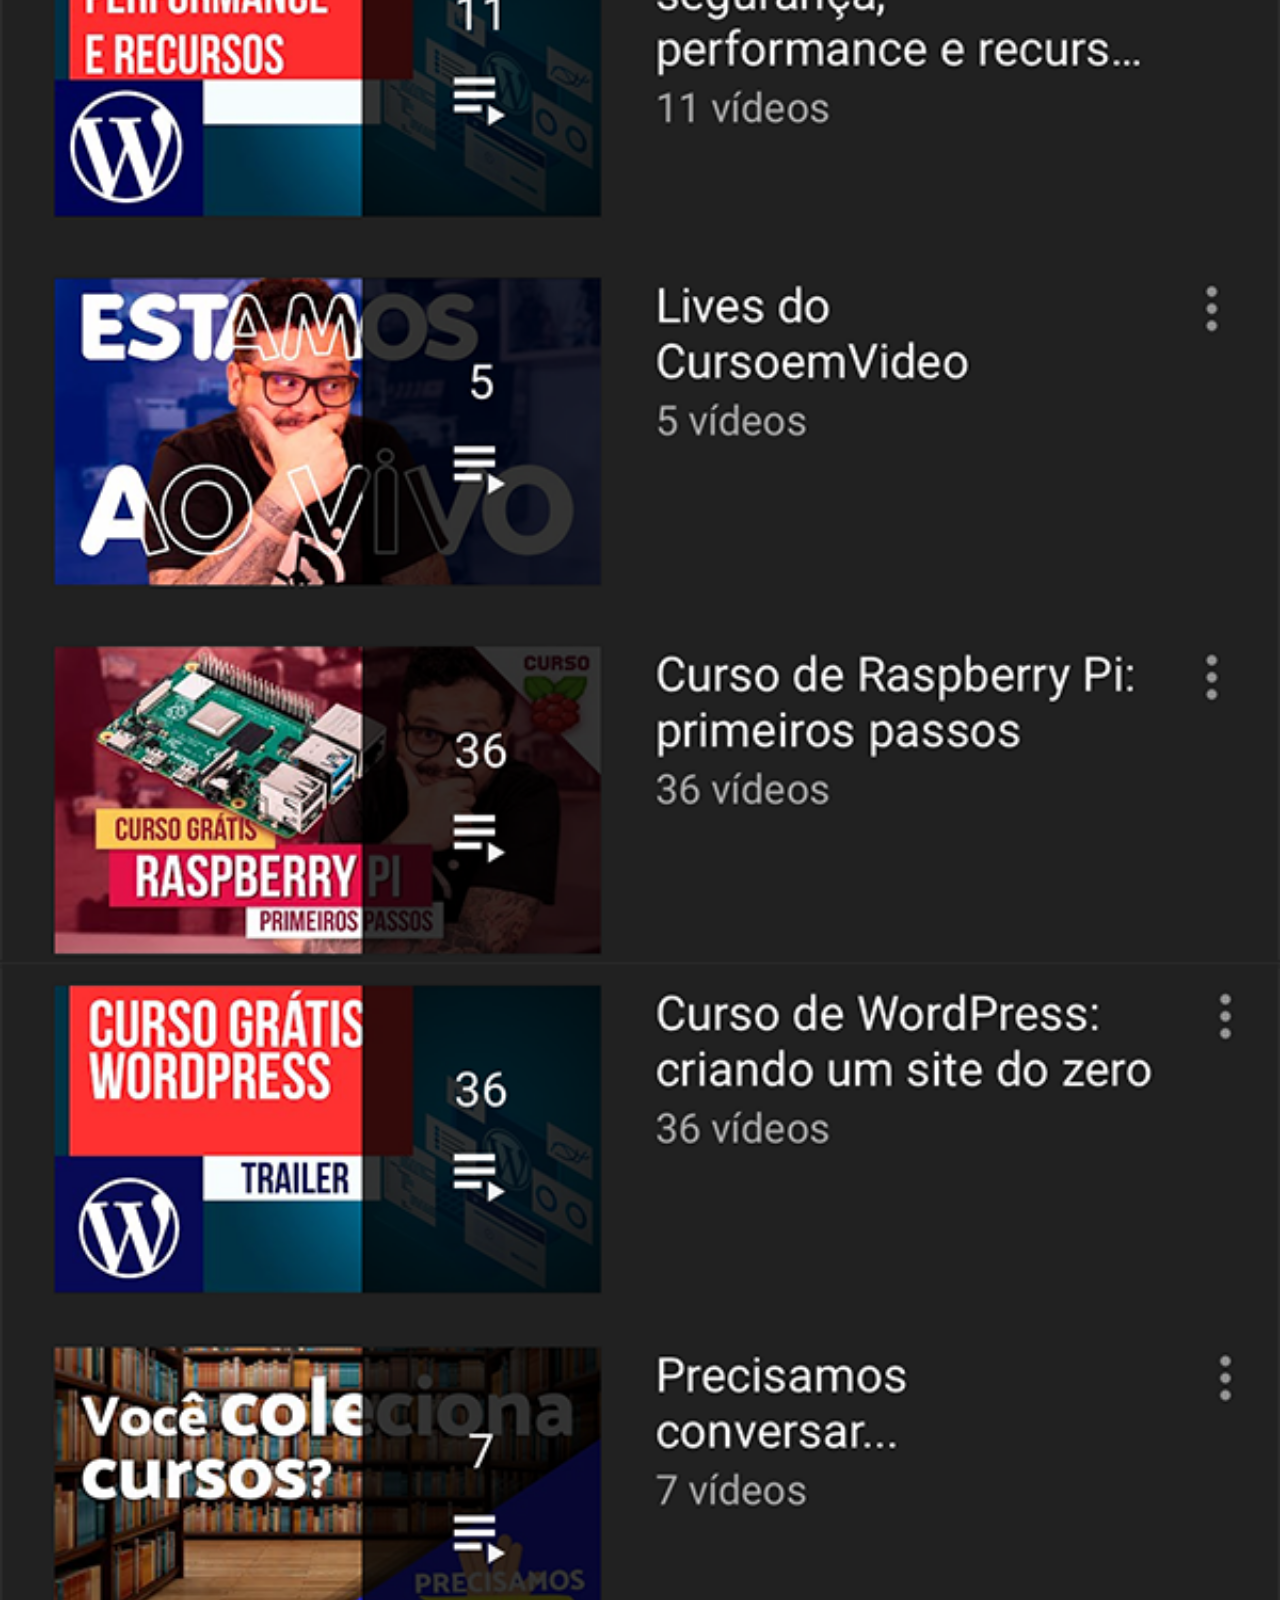
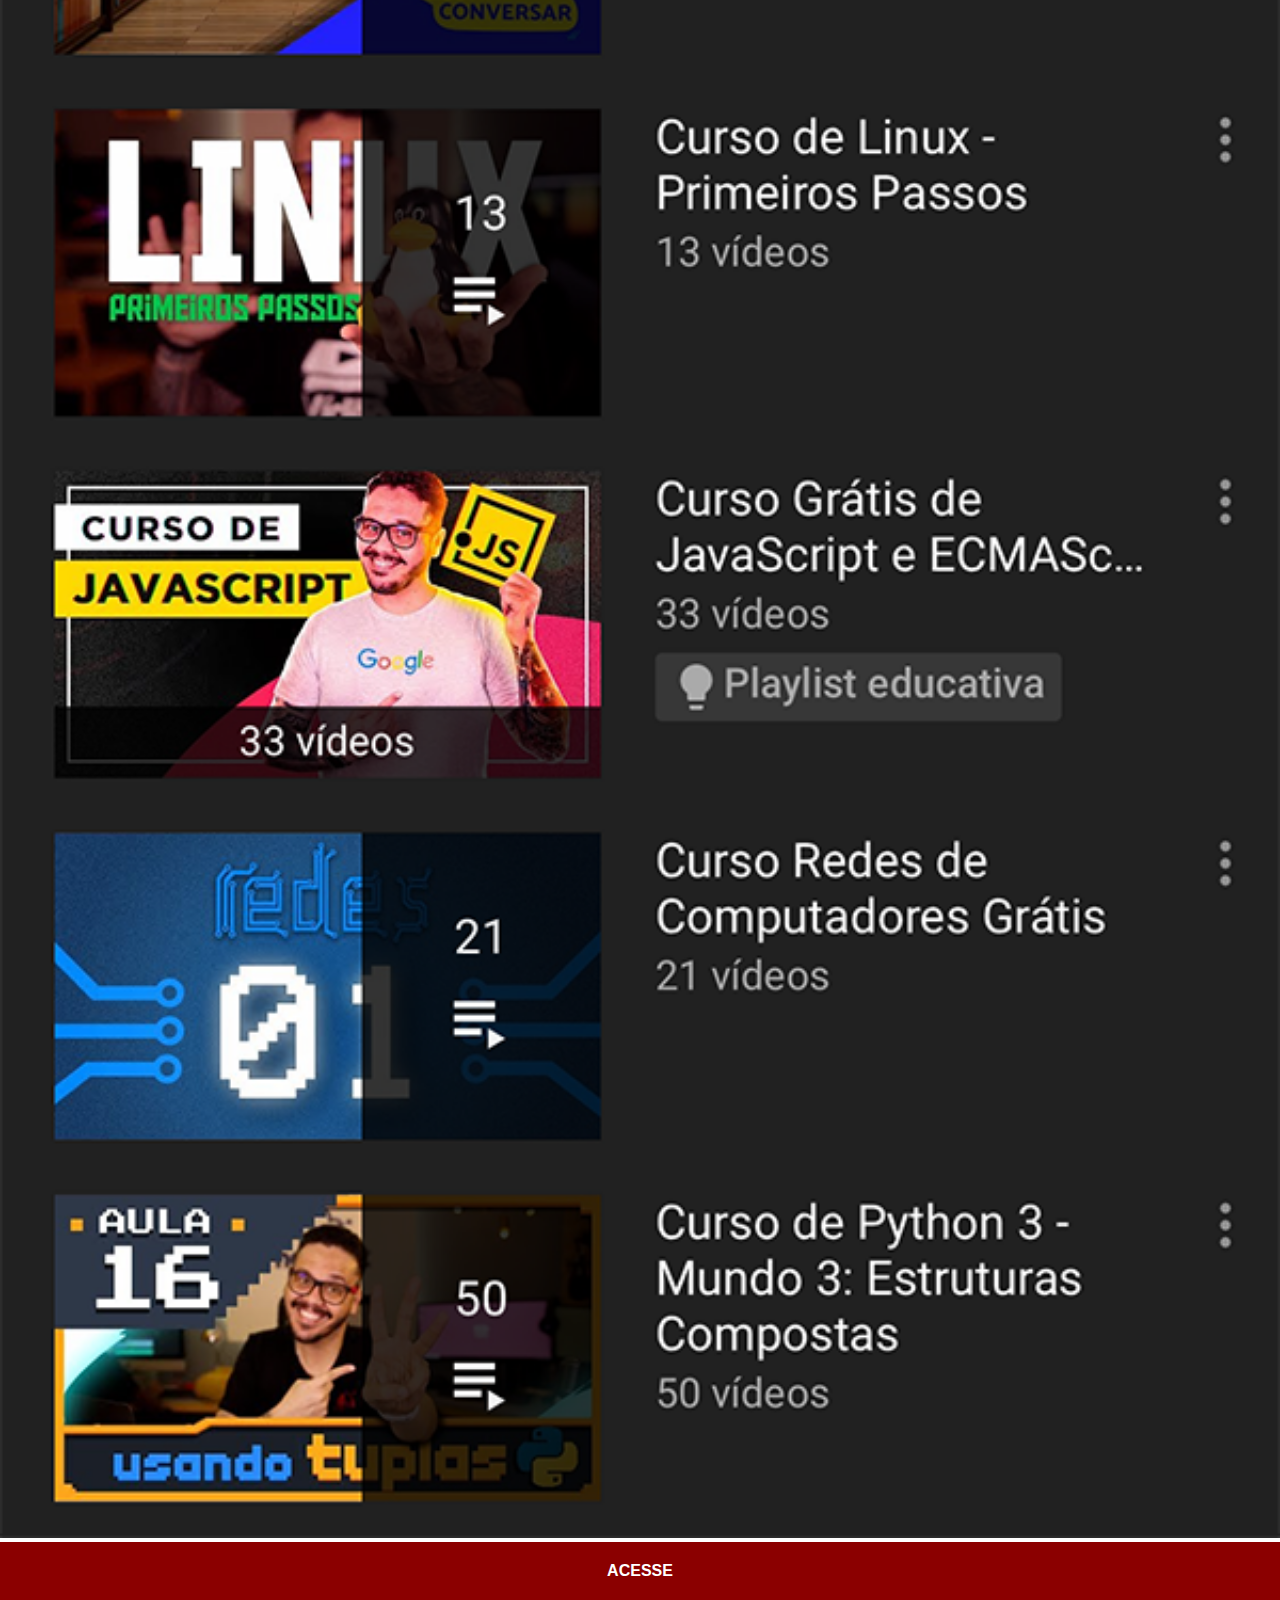
<file: Youtube.html>
<!DOCTYPE html>
<html lang="en">
<head>
    <meta charset="UTF-8">
    <meta name="viewport" content="width=device-width, initial-scale=1.0">
    <title>Youtube</title>
    <link rel="stylesheet" href="Estilo/social.css">
</head>
<body>
    <img src="imagens/tela-youtube.png" alt="Youtube">
    <a href="https://www.youtube.com/c/CursoemV%C3%ADdeo/videos" target="_blank">ACESSE</a>
</body>
</html>
</file>
<file: Estilo/style.css>
@charset "UTF-8";
*{
    margin: 0px;
    padding: 0px;
    font-family: Arial, Helvetica, sans-serif;
}
html,body{
    height: 100vh;
    width: 100vw;
    background-color: black;
}
body{
    background: url('../imagens/fundo-madeira.jpg') no-repeat top center;
    background-size: cover;
    background-attachment: fixed;
}
main{
    position: relative;
    height: 100vh;
    
}
section#telefone{
    position: absolute;
    top: 50%;
    left: 50%;
    transform: translate(-50%, -50%);

    height: 627px;
    width: 311px;
    background-color: blue;
    background: url('../imagens/frame-iphone.png') no-repeat;

}
iframe#tela{
    position: relative;
    top: 80px;
    left: 22px;
    width: 267px;
    height: 471px;
}
section#redes-sociais{
    text-align: right;
}
section#redes-sociais img{
    width: 50px;
    margin: 10px;
    border-radius: 50%;
    box-shadow: 2px 2px 5px rgba(0, 0, 0, 0.671);
    box-sizing: border-box;
}
section#redes-sociais img:hover{
    border: 2px solid white;
    transform: translate(-3px, -3px);
    box-shadow: 5px 5px 10px black ;
    transition: transform .3s, border 1s;
}
</file>
<file: Estilo/social.css>
@charset "UTF-8";

*{
    margin: 0px;
    padding: 0px;
    font-family: Arial, Helvetica, sans-serif;

}
::-webkit-scrollbar {
    width: 0px;
    height: 0px;
}
img{ width: 100vw;


}
a {
    display: block;
    background-color: darkred;
    color: white;
    padding: 20px;
    text-align: center;
    font-weight: bolder;
    text-decoration: none;
}
a:hover{
    background-color: red;
}
</file>
